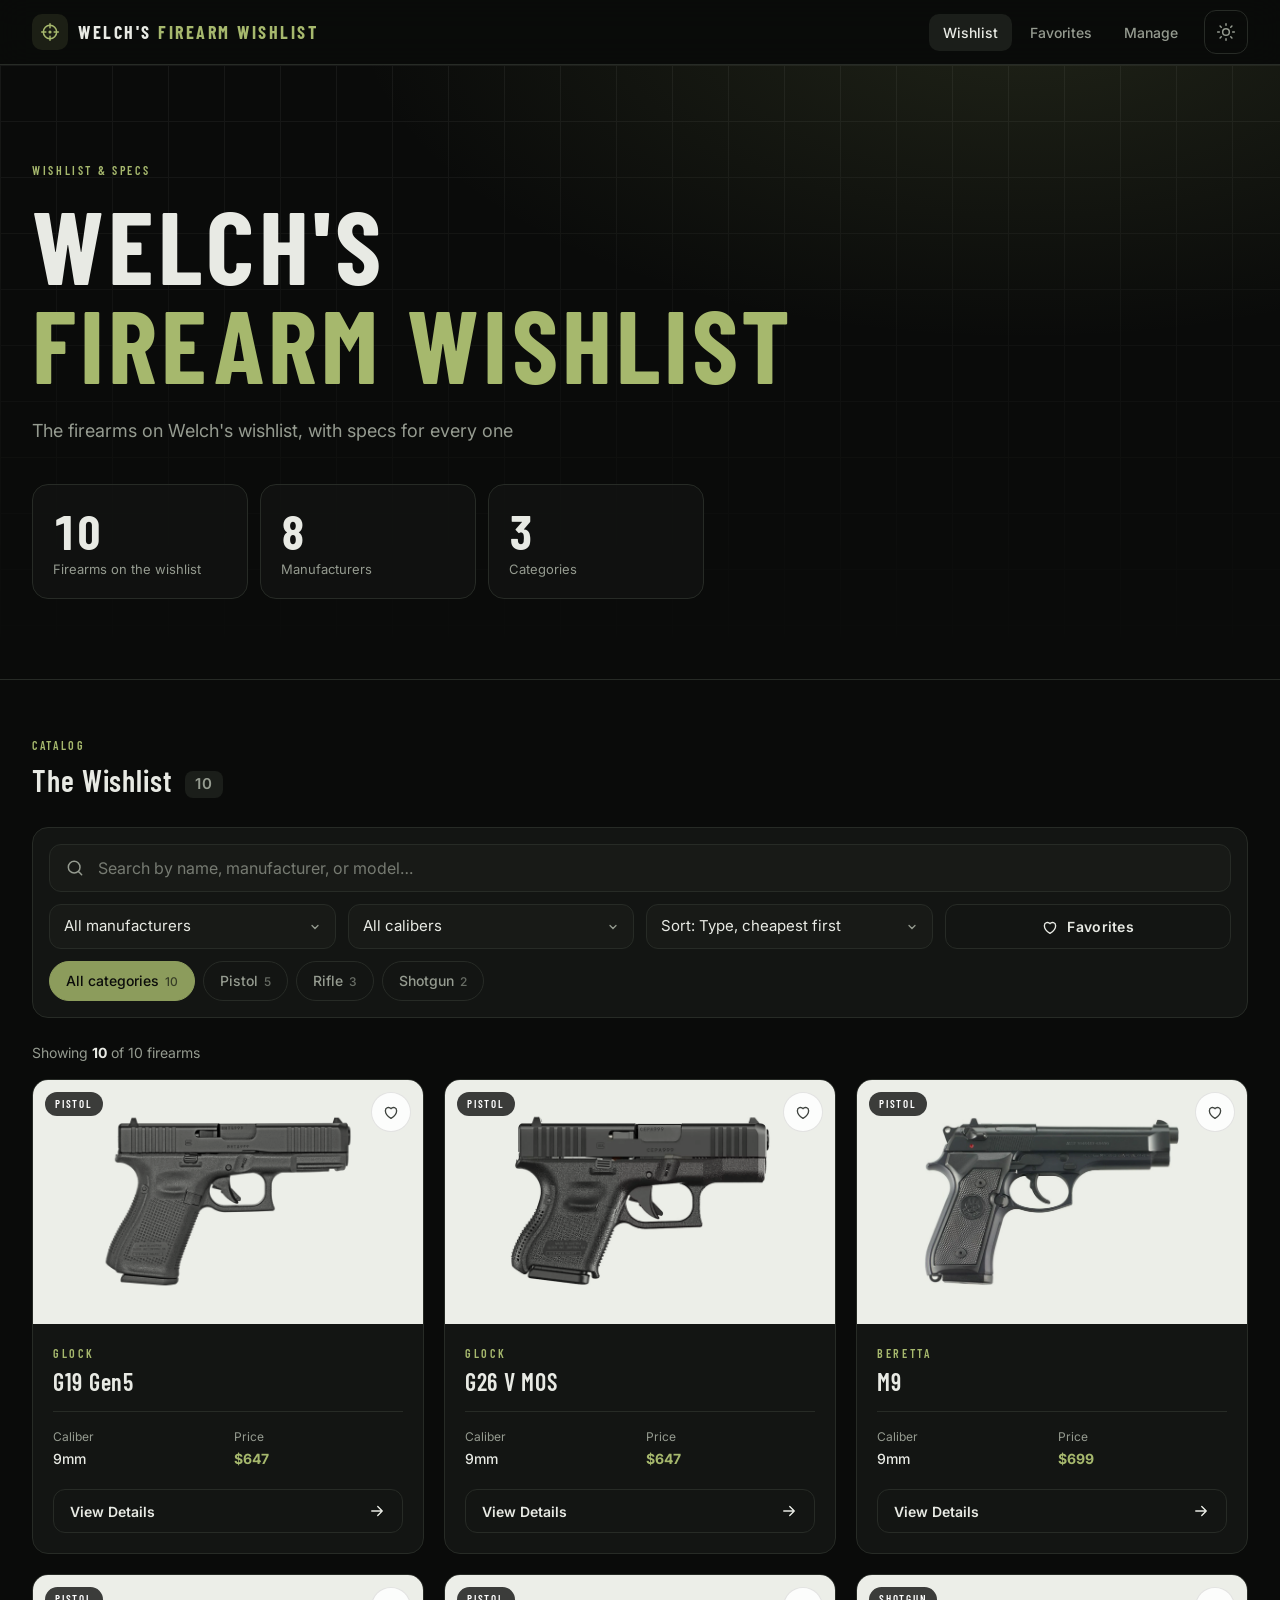
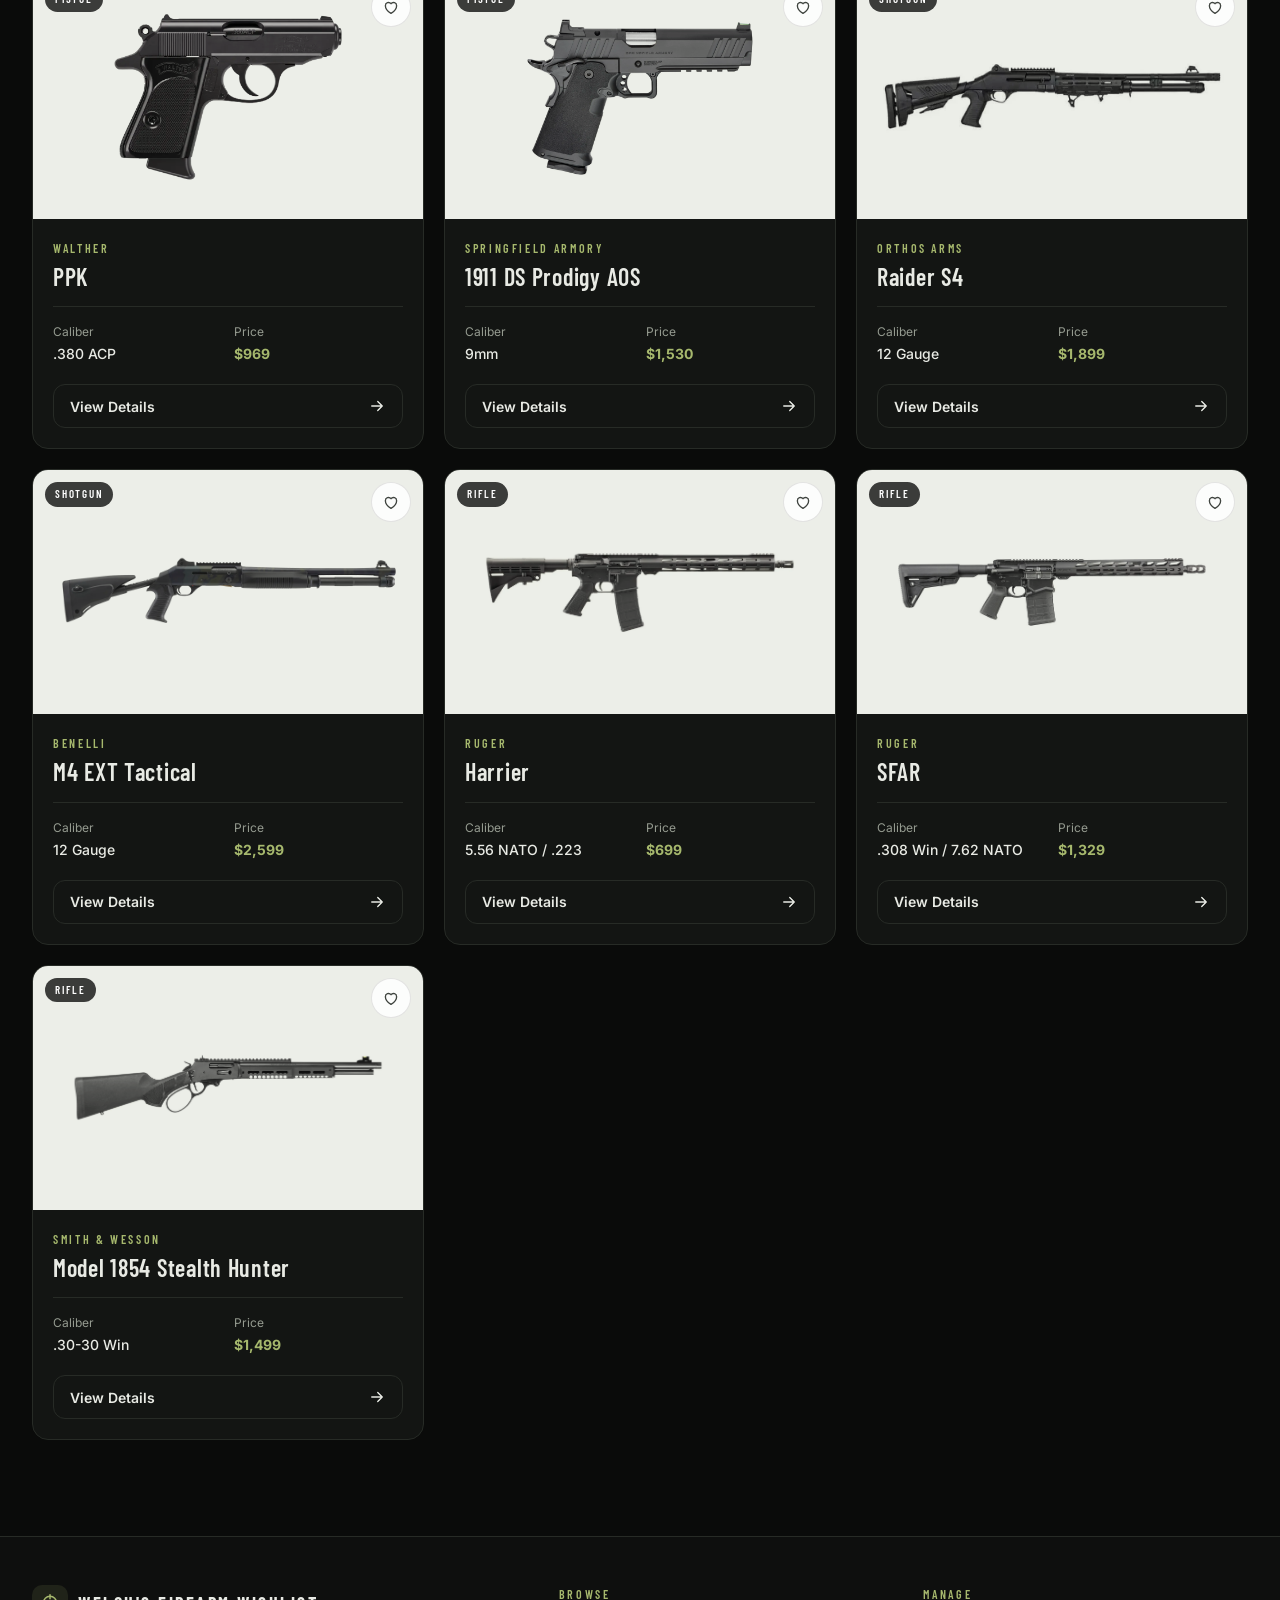
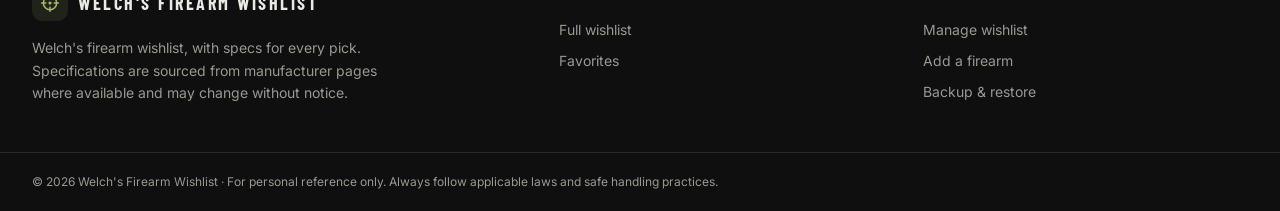
<file: guns/index.html>
<!doctype html>
<html lang="en" data-theme="dark">
<head>
  <meta charset="utf-8">
  <meta name="viewport" content="width=device-width, initial-scale=1">
  <title>Welch's Firearm Wishlist</title>
  <meta name="description" content="Welch's firearm wishlist, with specs for every pick">
  <meta name="theme-color" content="#0a0b0a">
  <script>try{if(localStorage.getItem("theme")==="light")document.documentElement.dataset.theme="light"}catch(e){}</script>
  <link rel="stylesheet" href="css/styles.css">
</head>
<body data-page="home">
  <header id="site-header"></header>

  <main>
    <section class="hero">
      <div class="container hero-inner">
        <p class="eyebrow fade-up">Wishlist &amp; Specs</p>
        <h1 class="fade-up" style="animation-delay:60ms">Welch's<br><span>Firearm Wishlist</span></h1>
        <p class="hero-sub fade-up" style="animation-delay:120ms">The firearms on Welch's wishlist, with specs for every one</p>
        <dl class="stats fade-up" style="animation-delay:180ms">
          <div class="stat"><dd id="stat-total">–</dd><dt>Firearms on the wishlist</dt></div>
          <div class="stat"><dd id="stat-makers">–</dd><dt>Manufacturers</dt></div>
          <div class="stat"><dd id="stat-categories">–</dd><dt>Categories</dt></div>
        </dl>
      </div>
    </section>

    <section id="collection" class="container section">
      <div class="section-head">
        <div>
          <p class="eyebrow">Catalog</p>
          <h2 class="section-title">The Wishlist <span id="collection-count" class="count-badge">–</span></h2>
        </div>
      </div>

      <div class="toolbar">
        <div class="search">
          <svg viewBox="0 0 24 24" fill="none" stroke="currentColor" stroke-width="1.8" stroke-linecap="round" aria-hidden="true"><circle cx="11" cy="11" r="7"/><path d="m20 20-3.5-3.5"/></svg>
          <input id="search" class="field" type="search" placeholder="Search by name, manufacturer, or model…" aria-label="Search firearms" autocomplete="off">
          <button id="search-clear" class="search-clear" type="button" aria-label="Clear search" hidden>
            <svg viewBox="0 0 24 24" fill="none" stroke="currentColor" stroke-width="1.8" stroke-linecap="round" aria-hidden="true"><path d="M6 6l12 12M18 6 6 18"/></svg>
          </button>
        </div>
        <div class="filters">
          <label><span class="sr-only">Manufacturer</span><select id="filter-manufacturer" class="field"></select></label>
          <label><span class="sr-only">Caliber</span><select id="filter-caliber" class="field"></select></label>
          <label><span class="sr-only">Sort by</span>
            <select id="sort" class="field">
              <option value="type">Sort: Type, cheapest first</option>
              <option value="price">Sort: Price (low–high)</option>
              <option value="newest">Sort: Recently added</option>
              <option value="manufacturer">Sort: Manufacturer (A–Z)</option>
              <option value="model">Sort: Model (A–Z)</option>
            </select>
          </label>
          <button id="filter-favorites" type="button" class="btn btn-ghost" aria-pressed="false">
            <svg viewBox="0 0 24 24" fill="none" stroke="currentColor" stroke-width="1.8" stroke-linejoin="round" aria-hidden="true"><path d="M12 20.5s-7.5-4.6-7.5-10.3A4.2 4.2 0 0 1 12 7.6a4.2 4.2 0 0 1 7.5 2.6c0 5.7-7.5 10.3-7.5 10.3Z"/></svg>
            <span>Favorites</span>
          </button>
        </div>
        <div id="category-chips" class="chips" role="group" aria-label="Filter by category"></div>
      </div>

      <div class="results-bar" aria-live="polite">
        <p id="results-count">Loading…</p>
        <button id="clear-filters" type="button" class="link-btn" hidden>Clear filters</button>
      </div>

      <div id="grid" class="grid">
        <div class="skeleton" style="height:380px"></div>
        <div class="skeleton" style="height:380px"></div>
        <div class="skeleton" style="height:380px"></div>
      </div>
    </section>
  </main>

  <footer id="site-footer"></footer>

  <script src="js/data.js"></script>
  <script src="js/store.js"></script>
  <script src="js/ui.js"></script>
  <script src="js/collection.js"></script>
</body>
</html>
</file>
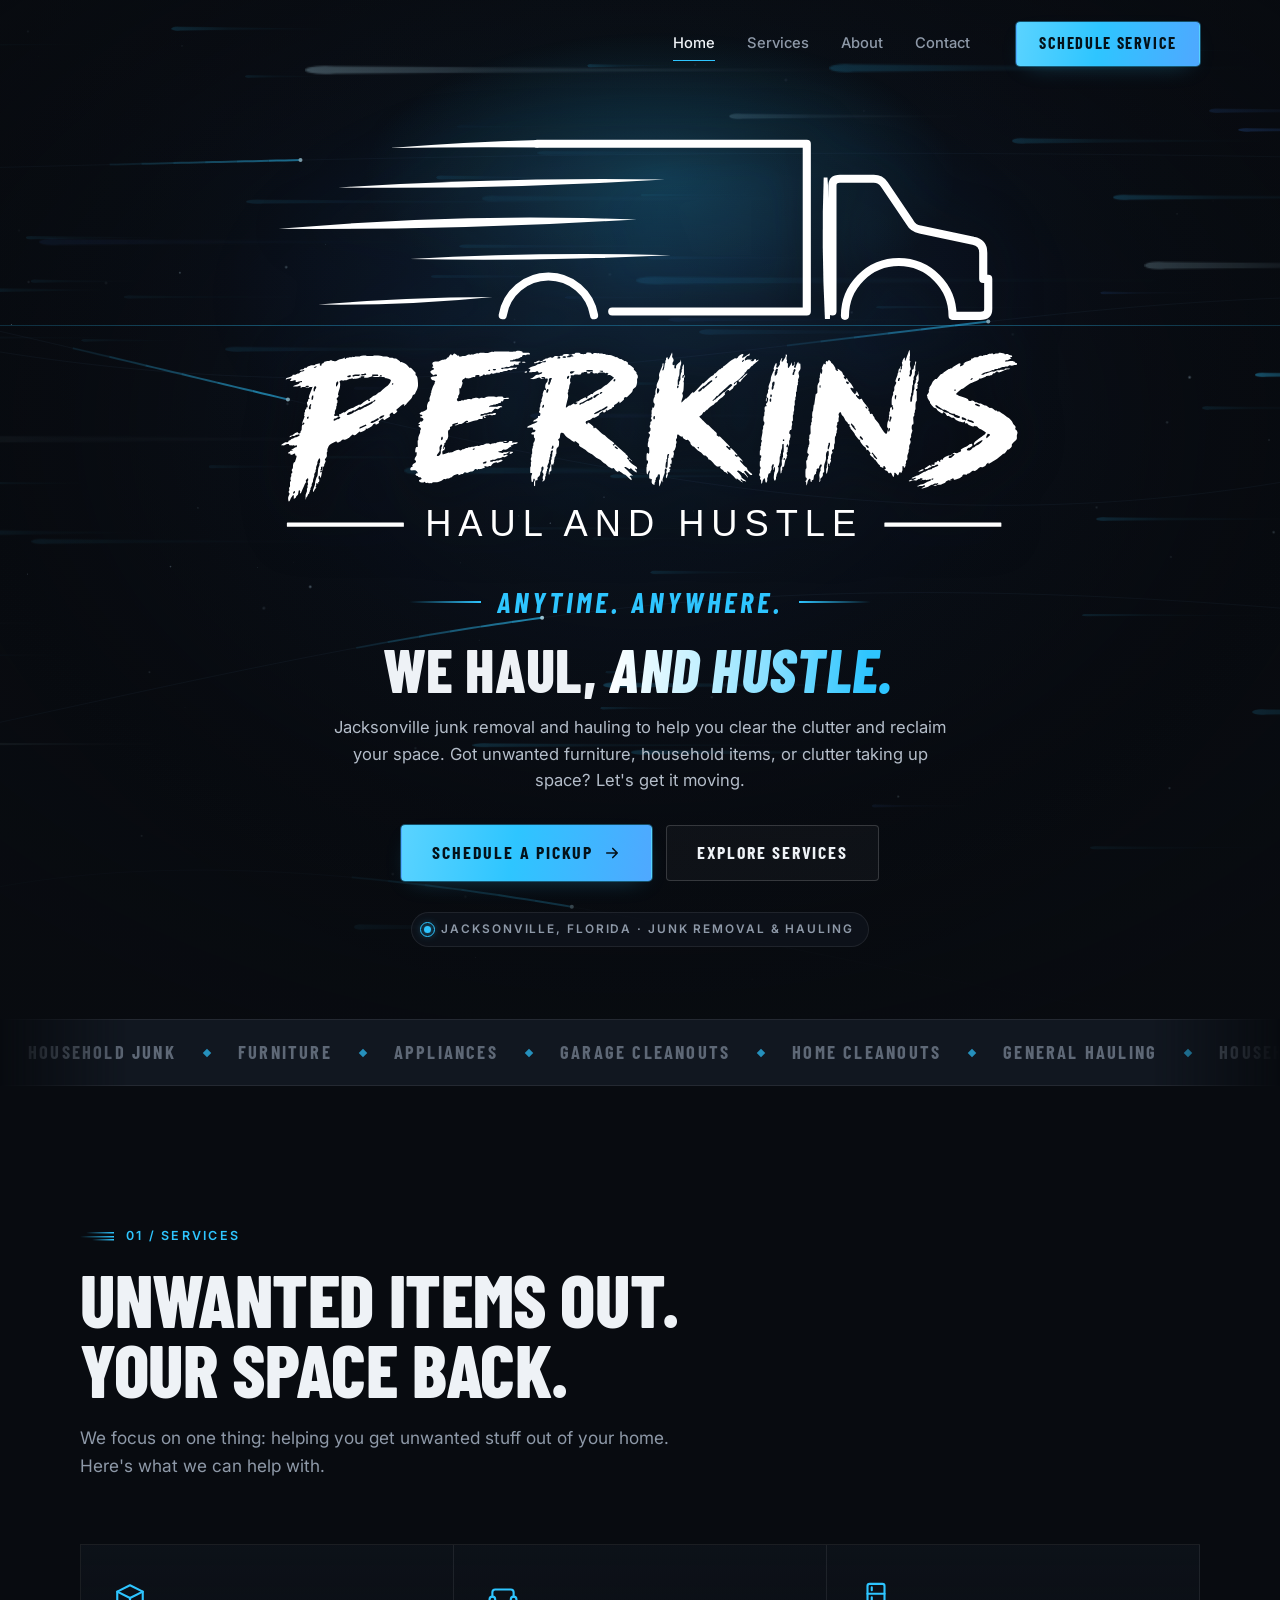
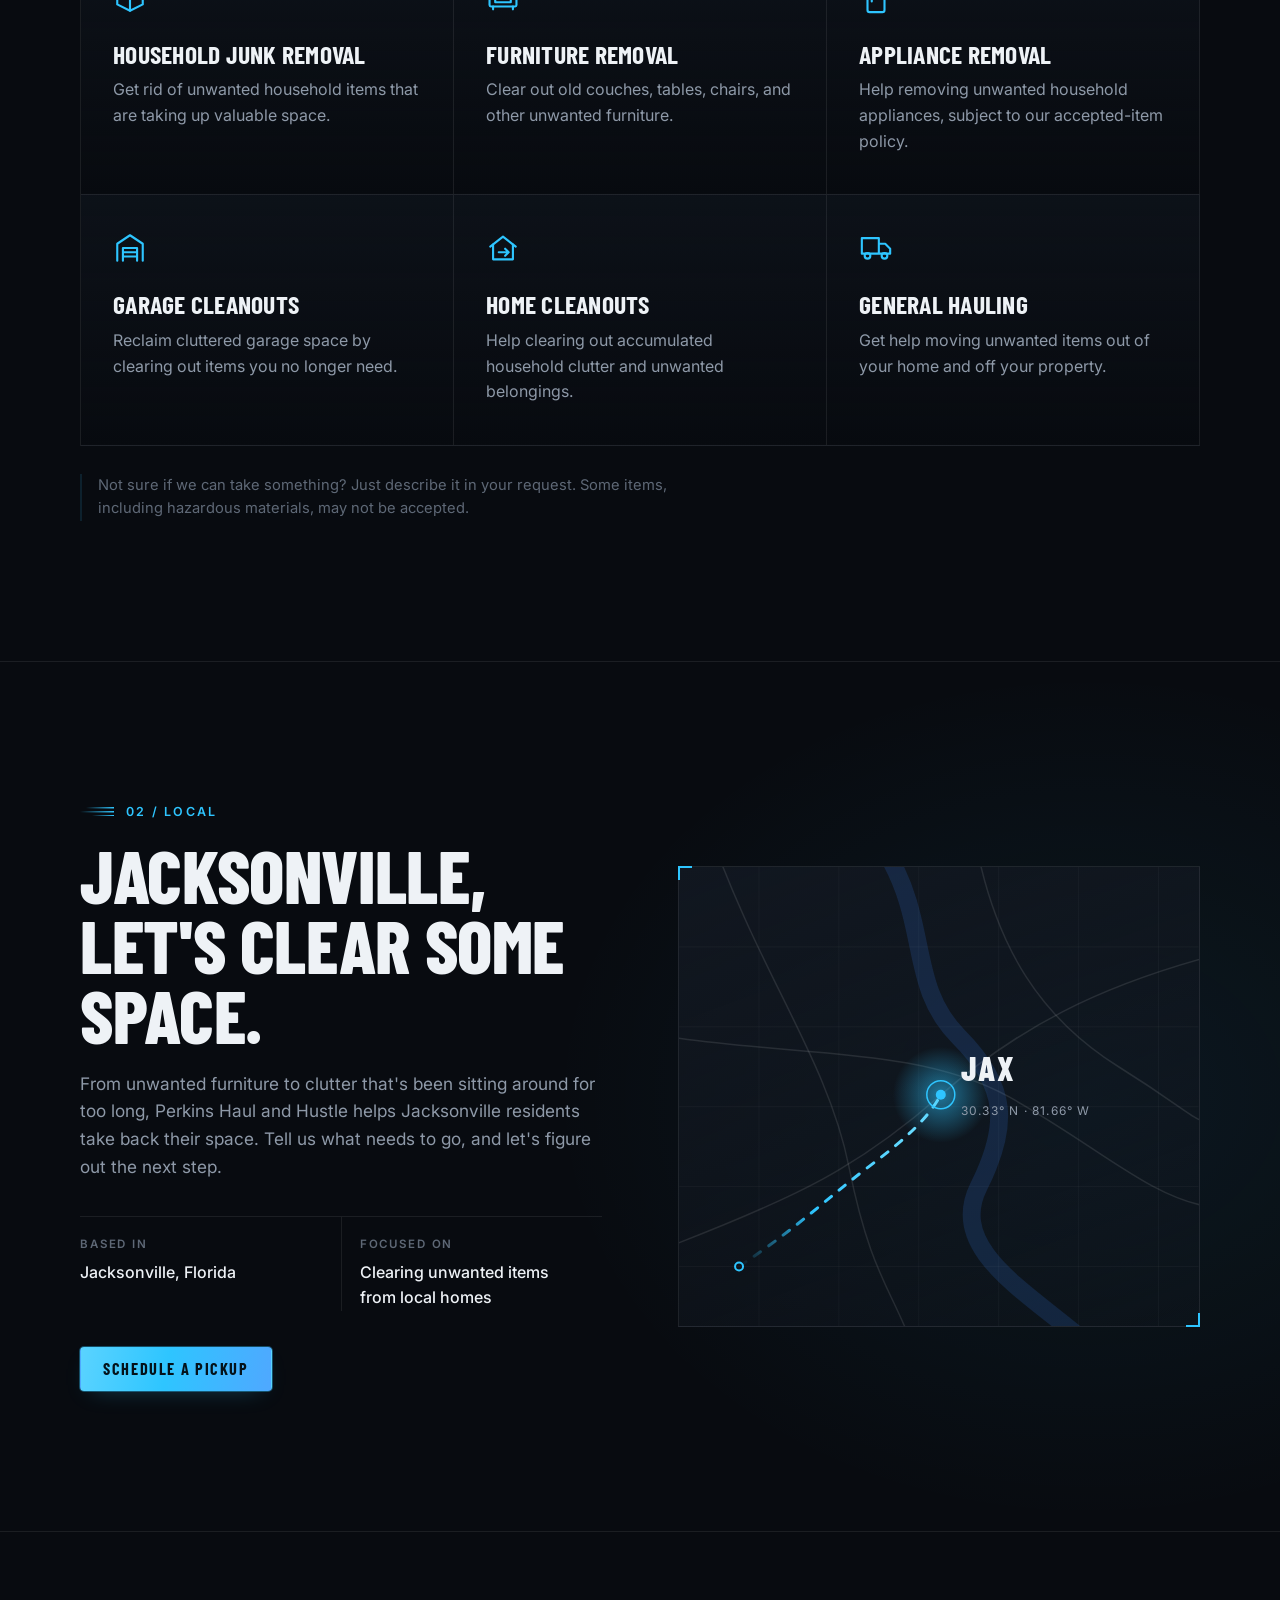
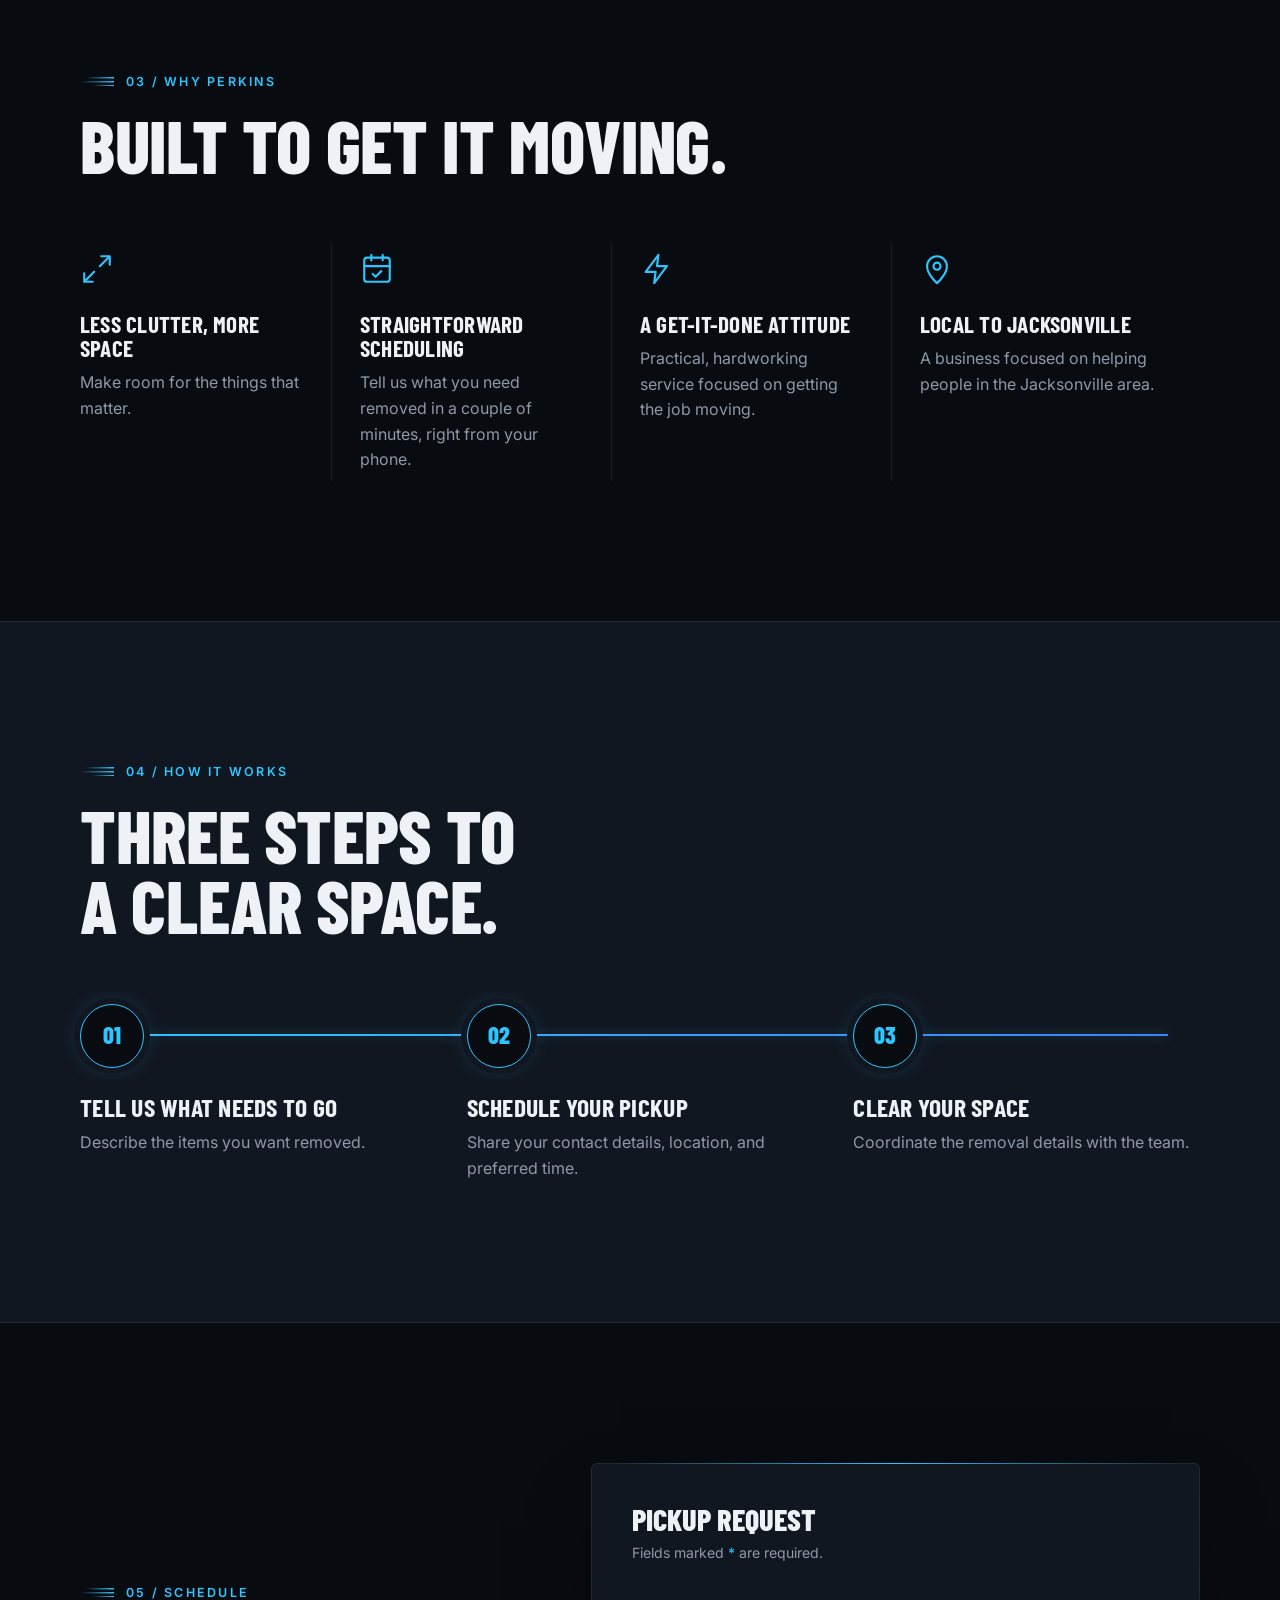
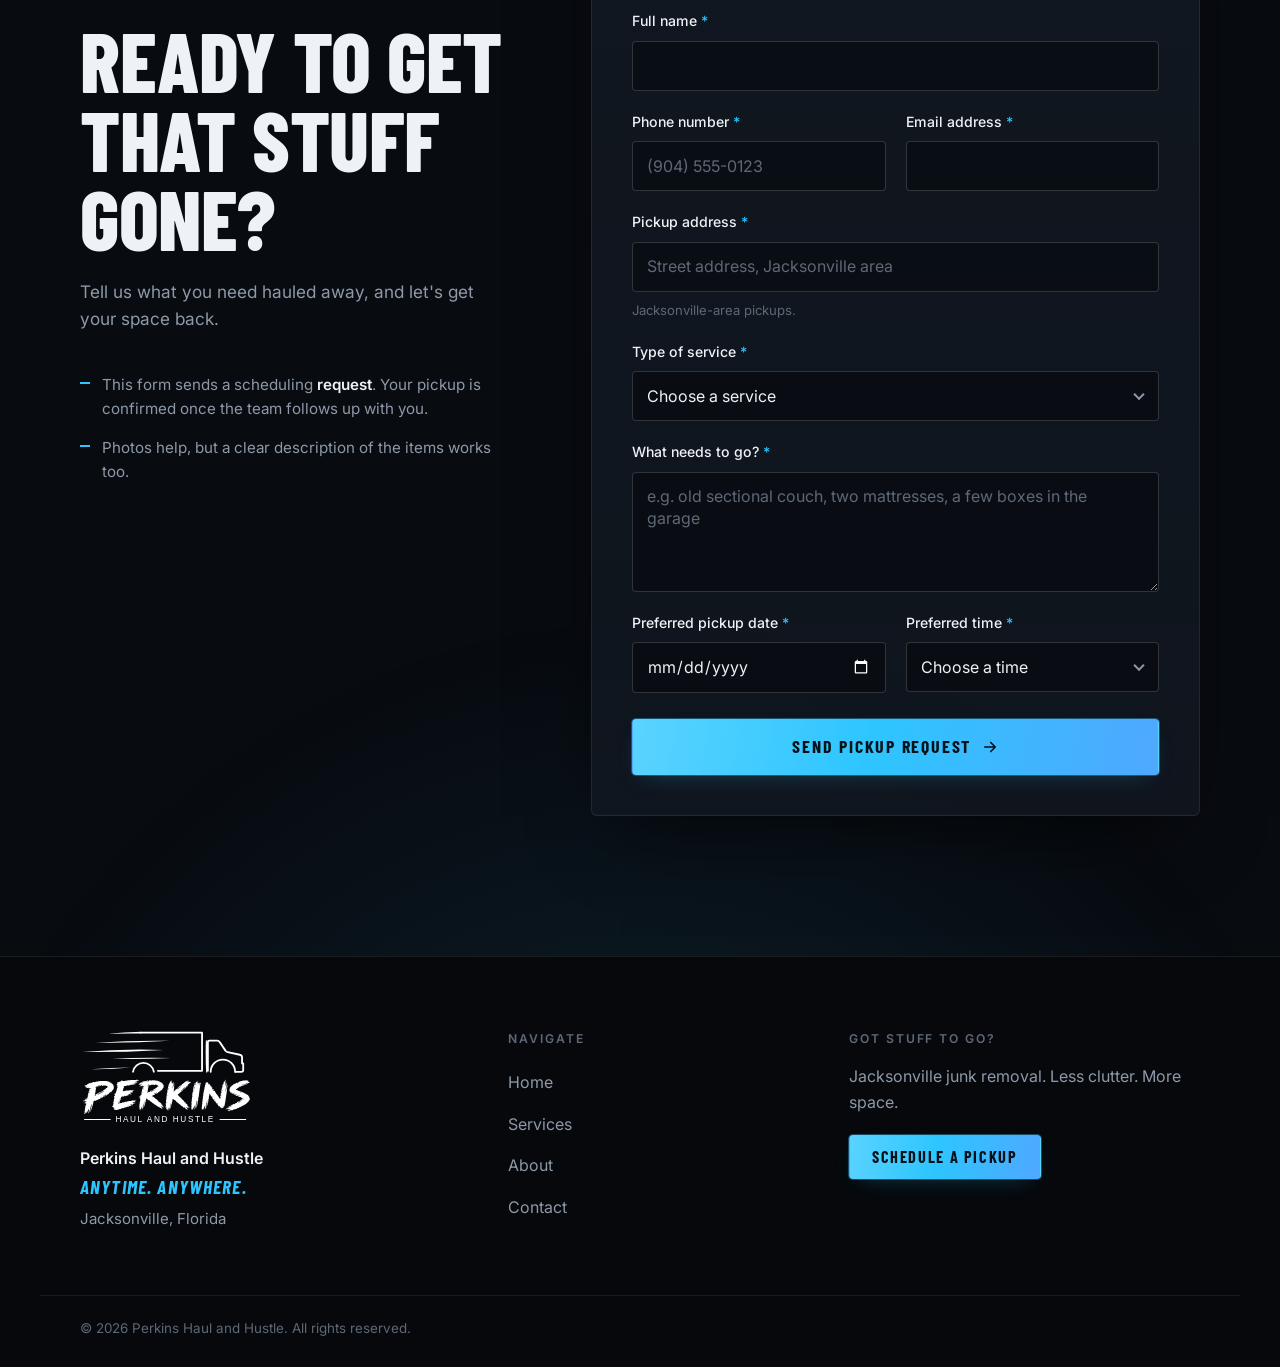
<file: perkins-haul-and-hustle/index.html>
<!doctype html>
<html lang="en">
<head>
  <meta charset="utf-8">
  <meta name="viewport" content="width=device-width, initial-scale=1">
  <title>Perkins Haul and Hustle | Junk Removal &amp; Hauling in Jacksonville, FL</title>
  <meta name="description" content="Perkins Haul and Hustle helps Jacksonville, Florida homeowners clear out clutter and remove unwanted furniture, appliances, and household items. Anytime. Anywhere. Schedule a pickup today.">
  <meta name="theme-color" content="#080B10">
  <meta name="color-scheme" content="dark">
  <!-- Flag JS before first paint so JS-dependent initial states (navbar logo, reveals) never flash. -->
  <script>document.documentElement.classList.add("js");</script>
  <!-- TODO: replace with a real favicon (e.g. images/favicon.png). Empty icon avoids a 404 until then. -->
  <link rel="icon" href="data:,">

  <!-- Open Graph / social sharing -->
  <meta property="og:type" content="website">
  <meta property="og:site_name" content="Perkins Haul and Hustle">
  <meta property="og:title" content="Perkins Haul and Hustle | Jacksonville Junk Removal &amp; Hauling">
  <meta property="og:description" content="We haul. You hustle. Jacksonville junk removal and hauling. Less clutter. More space.">
  <meta property="og:locale" content="en_US">
  <meta name="twitter:card" content="summary">

  <link rel="preconnect" href="https://fonts.googleapis.com">
  <link rel="preconnect" href="https://fonts.gstatic.com" crossorigin>
  <link href="https://fonts.googleapis.com/css2?family=Barlow+Condensed:ital,wght@0,600;0,700;0,800;1,700;1,800&family=Inter:wght@400;500;600&display=swap" rel="stylesheet">
  <link rel="stylesheet" href="css/style.css">

  <script type="application/ld+json">
  {
    "@context": "https://schema.org",
    "@type": "HomeAndConstructionBusiness",
    "name": "Perkins Haul and Hustle",
    "slogan": "Anytime. Anywhere.",
    "description": "Junk removal and hauling for Jacksonville, Florida homeowners and residents.",
    "areaServed": { "@type": "City", "name": "Jacksonville, Florida" }
  }
  </script>
</head>
<body>
  <a class="skip-link" href="#main">Skip to content</a>

  <!-- ============ NAVIGATION ============ -->
  <header class="site-header" id="top">
    <div class="container nav-inner">
      <a class="logo brand-logo" href="#home" aria-label="Perkins Haul and Hustle, home">
        <img src="images/main-logo.svg" alt="" width="1536" height="1024">
      </a>

      <nav class="nav" id="site-nav" aria-label="Main">
        <ul class="nav-links">
          <li><a href="#home">Home</a></li>
          <li><a href="#services">Services</a></li>
          <li><a href="#about">About</a></li>
          <li><a href="#contact">Contact</a></li>
        </ul>
        <a class="btn btn-primary nav-cta" href="#schedule" data-schedule>Schedule Service</a>
      </nav>

      <button class="nav-toggle" type="button" aria-controls="site-nav" aria-expanded="false">
        <span class="sr-only">Open menu</span>
        <span class="nav-toggle-bars" aria-hidden="true"></span>
      </button>
    </div>
  </header>

  <main id="main">
    <!-- ============ HERO ============ -->
    <section class="hero" id="home" aria-labelledby="hero-title">
      <canvas class="hero-canvas" aria-hidden="true"></canvas>
      <div class="hero-shade" aria-hidden="true"></div>

      <div class="container hero-content">
        <!-- The logo is the hero's centerpiece and the page's h1. -->
        <div class="hero-stage">
          <span class="hero-beam" aria-hidden="true"></span>
          <h1 class="hero-logo" id="hero-title">
            <span class="brand-logo">
              <img src="images/main-logo.svg" alt="Perkins Haul and Hustle" width="1536" height="1024" fetchpriority="high">
            </span>
          </h1>
        </div>
        <p class="slogan">Anytime. Anywhere.</p>
        <p class="hero-title"><span>We haul,</span> <span class="line-accent">and hustle.</span></p>
        <p class="hero-text">Jacksonville junk removal and hauling to help you clear the clutter and reclaim your space. Got unwanted furniture, household items, or clutter taking up space? Let's get it moving.</p>
        <div class="hero-actions">
          <a class="btn btn-primary btn-lg" href="#schedule" data-schedule>
            Schedule a Pickup
            <svg class="btn-arrow" viewBox="0 0 24 24" aria-hidden="true"><path d="M5 12h14M13 6l6 6-6 6"/></svg>
          </a>
          <a class="btn btn-ghost btn-lg" href="#services">Explore Services</a>
        </div>
        <p class="eyebrow"><span class="pulse-dot" aria-hidden="true"></span>Jacksonville, Florida · Junk Removal &amp; Hauling</p>
      </div>
    </section>

    <!-- Service ticker -->
    <div class="ticker" aria-hidden="true">
      <div class="ticker-track">
        <span>Household Junk</span><span>Furniture</span><span>Appliances</span><span>Garage Cleanouts</span><span>Home Cleanouts</span><span>General Hauling</span>
        <span>Household Junk</span><span>Furniture</span><span>Appliances</span><span>Garage Cleanouts</span><span>Home Cleanouts</span><span>General Hauling</span>
      </div>
    </div>

    <!-- ============ SERVICES ============
         To edit services: add, remove, or change <li class="service"> items below.
         The "Type of service" dropdown in the scheduling form is built automatically
         from each item's data-service attribute. -->
    <section class="section" id="services" aria-labelledby="services-title">
      <div class="container">
        <div class="section-head reveal">
          <p class="kicker">01 / Services</p>
          <h2 class="section-title" id="services-title">Unwanted items out.<br>Your space back.</h2>
          <p class="section-lede">We focus on one thing: helping you get unwanted stuff out of your home. Here's what we can help with.</p>
        </div>

        <ul class="service-grid">
          <li class="service reveal" data-service="Household Junk Removal">
            <svg class="icon" viewBox="0 0 24 24" aria-hidden="true"><path d="M3 7.5 12 3l9 4.5v9L12 21l-9-4.5z"/><path d="M3 7.5 12 12l9-4.5M12 12v9"/></svg>
            <h3>Household Junk Removal</h3>
            <p>Get rid of unwanted household items that are taking up valuable space.</p>
          </li>
          <li class="service reveal" data-service="Furniture Removal">
            <svg class="icon" viewBox="0 0 24 24" aria-hidden="true"><path d="M4.5 11V8a2 2 0 0 1 2-2h11a2 2 0 0 1 2 2v3"/><path d="M2.5 13a2 2 0 0 1 4 0v2h11v-2a2 2 0 0 1 4 0v4a1 1 0 0 1-1 1h-17a1 1 0 0 1-1-1z"/><path d="M5 18v2M19 18v2"/></svg>
            <h3>Furniture Removal</h3>
            <p>Clear out old couches, tables, chairs, and other unwanted furniture.</p>
          </li>
          <li class="service reveal" data-service="Appliance Removal">
            <svg class="icon" viewBox="0 0 24 24" aria-hidden="true"><rect x="6" y="2" width="12" height="20" rx="1.5"/><path d="M6 9h12M9 4.5v2M9 11.5v3"/></svg>
            <h3>Appliance Removal</h3>
            <p>Help removing unwanted household appliances, subject to our accepted-item policy.</p>
          </li>
          <li class="service reveal" data-service="Garage Cleanout">
            <svg class="icon" viewBox="0 0 24 24" aria-hidden="true"><path d="M3 21V9l9-6 9 6v12"/><path d="M7 21v-9h10v9M7 15h10M7 18h10"/></svg>
            <h3>Garage Cleanouts</h3>
            <p>Reclaim cluttered garage space by clearing out items you no longer need.</p>
          </li>
          <li class="service reveal" data-service="Home Cleanout">
            <svg class="icon" viewBox="0 0 24 24" aria-hidden="true"><path d="M3 11 12 4l9 7"/><path d="M5 9.5V20h14V9.5"/><path d="M9 15h7M13.5 12.5 16 15l-2.5 2.5"/></svg>
            <h3>Home Cleanouts</h3>
            <p>Help clearing out accumulated household clutter and unwanted belongings.</p>
          </li>
          <li class="service reveal" data-service="General Hauling">
            <svg class="icon" viewBox="0 0 24 24" aria-hidden="true"><path d="M2 5h12v11H2zM14 9h4.5l3.5 3.5V16h-8"/><circle cx="6" cy="17.5" r="2"/><circle cx="18" cy="17.5" r="2"/></svg>
            <h3>General Hauling</h3>
            <p>Get help moving unwanted items out of your home and off your property.</p>
          </li>
        </ul>

        <p class="fine-print reveal">Not sure if we can take something? Just describe it in your request. Some items, including hazardous materials, may not be accepted.</p>
      </div>
    </section>

    <!-- ============ ABOUT: JACKSONVILLE LOCAL FOCUS ============ -->
    <section class="section local" id="about" aria-labelledby="local-title">
      <div class="container local-grid">
        <div class="local-copy reveal">
          <p class="kicker">02 / Local</p>
          <h2 class="section-title" id="local-title">Jacksonville, let's clear some space.</h2>
          <p class="section-lede">From unwanted furniture to clutter that's been sitting around for too long, Perkins Haul and Hustle helps Jacksonville residents take back their space. Tell us what needs to go, and let's figure out the next step.</p>
          <dl class="local-facts">
            <div>
              <dt>Based in</dt>
              <dd data-config="serviceArea">Jacksonville, Florida</dd>
            </div>
            <div>
              <dt>Focused on</dt>
              <dd>Clearing unwanted items from local homes</dd>
            </div>
          </dl>
          <a class="btn btn-primary" href="#schedule" data-schedule>Schedule a Pickup</a>
        </div>

        <!-- Abstract route / map-line motif (decorative, not a real map) -->
        <div class="local-map reveal" aria-hidden="true">
          <svg viewBox="0 0 520 460" class="map-svg">
            <defs>
              <linearGradient id="routeGrad" x1="0" x2="1" y1="1" y2="0">
                <stop offset="0" stop-color="#2EC5FF" stop-opacity="0"/>
                <stop offset=".35" stop-color="#2EC5FF"/>
                <stop offset="1" stop-color="#7DE3FF"/>
              </linearGradient>
              <radialGradient id="pinGlow">
                <stop offset="0" stop-color="#2EC5FF" stop-opacity=".55"/>
                <stop offset="1" stop-color="#2EC5FF" stop-opacity="0"/>
              </radialGradient>
            </defs>
            <g class="map-grid">
              <path d="M0 80h520M0 160h520M0 240h520M0 320h520M0 400h520M80 0v460M160 0v460M240 0v460M320 0v460M400 0v460M480 0v460"/>
            </g>
            <g class="map-roads">
              <path d="M-10 380 C 120 330 180 300 260 230 S 420 120 530 90"/>
              <path d="M40 -10 C 90 120 150 200 170 300 S 210 420 230 470"/>
              <path d="M-10 170 C 120 190 240 180 330 230 S 470 330 530 340"/>
              <path d="M300 -10 C 320 80 360 150 440 200 S 520 260 530 250"/>
            </g>
            <path class="map-river" d="M210 -10 C 250 60 230 120 280 170 S 330 260 300 320 S 340 420 400 470"/>
            <path class="map-route" d="M60 400 C 120 360 150 330 190 300 S 250 250 262 228"/>
            <circle class="pin-glow" cx="262" cy="228" r="48" fill="url(#pinGlow)"/>
            <circle class="pin-ring" cx="262" cy="228" r="14"/>
            <circle class="pin-dot" cx="262" cy="228" r="5"/>
            <circle class="route-start" cx="60" cy="400" r="4"/>
            <text class="map-label" x="282" y="214">JAX</text>
            <text class="map-coords" x="282" y="248">30.33° N · 81.66° W</text>
          </svg>
        </div>
      </div>
    </section>

    <!-- ============ WHY CHOOSE US ============ -->
    <section class="section why" id="why" aria-labelledby="why-title">
      <div class="container">
        <div class="section-head reveal">
          <p class="kicker">03 / Why Perkins</p>
          <h2 class="section-title" id="why-title">Built to get it moving.</h2>
        </div>
        <ul class="why-grid">
          <li class="why-item reveal">
            <svg class="icon" viewBox="0 0 24 24" aria-hidden="true"><path d="M15 3h6v6M9 21H3v-6M21 3l-7 7M3 21l7-7"/></svg>
            <h3>Less Clutter, More Space</h3>
            <p>Make room for the things that matter.</p>
          </li>
          <li class="why-item reveal">
            <svg class="icon" viewBox="0 0 24 24" aria-hidden="true"><rect x="3" y="4" width="18" height="17" rx="2"/><path d="M16 2v4M8 2v4M3 10h18M9 15.5l2 2 4-4"/></svg>
            <h3>Straightforward Scheduling</h3>
            <p>Tell us what you need removed in a couple of minutes, right from your phone.</p>
          </li>
          <li class="why-item reveal">
            <svg class="icon" viewBox="0 0 24 24" aria-hidden="true"><path d="M13 2 4 14h7l-1 8 9-12h-7z"/></svg>
            <h3>A Get-It-Done Attitude</h3>
            <p>Practical, hardworking service focused on getting the job moving.</p>
          </li>
          <li class="why-item reveal">
            <svg class="icon" viewBox="0 0 24 24" aria-hidden="true"><path d="M12 22s7-6.2 7-12a7 7 0 0 0-14 0c0 5.8 7 12 7 12z"/><circle cx="12" cy="10" r="2.5"/></svg>
            <h3>Local to Jacksonville</h3>
            <p>A business focused on helping people in the Jacksonville area.</p>
          </li>
        </ul>
      </div>
    </section>

    <!-- ============ HOW IT WORKS ============ -->
    <section class="section how" id="how-it-works" aria-labelledby="how-title">
      <div class="container">
        <div class="section-head reveal">
          <p class="kicker">04 / How It Works</p>
          <h2 class="section-title" id="how-title">Three steps to a clear space.</h2>
        </div>
        <ol class="steps reveal">
          <li class="step">
            <span class="step-num" aria-hidden="true">01</span>
            <h3>Tell Us What Needs to Go</h3>
            <p>Describe the items you want removed.</p>
          </li>
          <li class="step">
            <span class="step-num" aria-hidden="true">02</span>
            <h3>Schedule Your Pickup</h3>
            <p>Share your contact details, location, and preferred time.</p>
          </li>
          <li class="step">
            <span class="step-num" aria-hidden="true">03</span>
            <h3>Clear Your Space</h3>
            <p>Coordinate the removal details with the team.</p>
          </li>
        </ol>
      </div>
    </section>

    <!-- ============ SCHEDULE SERVICE / CONTACT ============ -->
    <section class="section schedule" id="contact" aria-labelledby="schedule-title">
      <div class="schedule-glow" aria-hidden="true"></div>
      <div class="container schedule-grid">
        <div class="schedule-intro reveal">
          <p class="kicker">05 / Schedule</p>
          <h2 class="section-title schedule-title" id="schedule-title">Ready to get that stuff gone?</h2>
          <p class="section-lede">Tell us what you need hauled away, and let's get your space back.</p>
          <a class="btn btn-primary btn-lg schedule-jump" href="#schedule" data-schedule>Schedule a Pickup</a>

          <ul class="schedule-notes">
            <li>This form sends a scheduling <strong>request</strong>. Your pickup is confirmed once the team follows up with you.</li>
            <li>Photos help, but a clear description of the items works too.</li>
          </ul>

          <!-- Shown only when contact details are set in js/app.js (CONFIG.contact) -->
          <div class="contact-direct" data-contact-block hidden>
            <p class="contact-label">Prefer to reach out directly?</p>
            <a class="contact-link" data-contact="phone" hidden></a>
            <a class="contact-link" data-contact="email" hidden></a>
          </div>
        </div>

        <div class="form-shell reveal" id="schedule" tabindex="-1">
          <form class="schedule-form" id="schedule-form" novalidate>
            <div class="form-head">
              <h3>Pickup request</h3>
              <p>Fields marked <span class="req" aria-hidden="true">*</span><span class="sr-only">with an asterisk</span> are required.</p>
            </div>

            <div class="field">
              <label for="f-name">Full name <span class="req" aria-hidden="true">*</span></label>
              <input id="f-name" name="name" type="text" autocomplete="name" required aria-describedby="f-name-err">
              <p class="field-error" id="f-name-err"></p>
            </div>

            <div class="field-row">
              <div class="field">
                <label for="f-phone">Phone number <span class="req" aria-hidden="true">*</span></label>
                <input id="f-phone" name="phone" type="tel" inputmode="tel" autocomplete="tel" placeholder="(904) 555-0123" required aria-describedby="f-phone-err">
                <p class="field-error" id="f-phone-err"></p>
              </div>
              <div class="field">
                <label for="f-email">Email address <span class="req" aria-hidden="true">*</span></label>
                <input id="f-email" name="email" type="email" inputmode="email" autocomplete="email" required aria-describedby="f-email-err">
                <p class="field-error" id="f-email-err"></p>
              </div>
            </div>

            <div class="field">
              <label for="f-address">Pickup address <span class="req" aria-hidden="true">*</span></label>
              <input id="f-address" name="address" type="text" autocomplete="street-address" placeholder="Street address, Jacksonville area" required aria-describedby="f-address-hint f-address-err">
              <p class="field-hint" id="f-address-hint">Jacksonville-area pickups.</p>
              <p class="field-error" id="f-address-err"></p>
            </div>

            <div class="field">
              <label for="f-service">Type of service <span class="req" aria-hidden="true">*</span></label>
              <div class="select-wrap">
                <select id="f-service" name="service" required aria-describedby="f-service-err">
                  <option value="">Choose a service</option>
                  <!-- Options are generated from the Services section -->
                </select>
              </div>
              <p class="field-error" id="f-service-err"></p>
            </div>

            <div class="field">
              <label for="f-items">What needs to go? <span class="req" aria-hidden="true">*</span></label>
              <textarea id="f-items" name="items" rows="4" placeholder="e.g. old sectional couch, two mattresses, a few boxes in the garage" required aria-describedby="f-items-err"></textarea>
              <p class="field-error" id="f-items-err"></p>
            </div>

            <div class="field-row">
              <div class="field">
                <label for="f-date">Preferred pickup date <span class="req" aria-hidden="true">*</span></label>
                <input id="f-date" name="date" type="date" required aria-describedby="f-date-err">
                <p class="field-error" id="f-date-err"></p>
              </div>
              <div class="field">
                <label for="f-time">Preferred time <span class="req" aria-hidden="true">*</span></label>
                <div class="select-wrap">
                  <select id="f-time" name="time" required aria-describedby="f-time-err">
                    <option value="">Choose a time</option>
                    <option>Morning</option>
                    <option>Midday</option>
                    <option>Afternoon</option>
                    <option>Evening</option>
                    <option>Flexible</option>
                  </select>
                </div>
                <p class="field-error" id="f-time-err"></p>
              </div>
            </div>

            <!-- Photo upload: hidden unless CONFIG.allowPhotoUpload is true AND the
                 configured endpoint accepts multipart file uploads. -->
            <div class="field" data-photo-field hidden>
              <label for="f-photos">Photos <span class="optional">(optional)</span></label>
              <input id="f-photos" name="photos" type="file" accept="image/jpeg,image/png,image/webp,image/heic" multiple aria-describedby="f-photos-hint f-photos-err">
              <p class="field-hint" id="f-photos-hint"></p>
              <p class="field-error" id="f-photos-err"></p>
            </div>

            <!-- Honeypot field for basic spam filtering. Real visitors never see it. -->
            <div class="hp" aria-hidden="true">
              <label for="f-company">Company</label>
              <input id="f-company" name="_gotcha" type="text" tabindex="-1" autocomplete="off">
            </div>

            <button class="btn btn-primary btn-lg btn-block" type="submit">
              <span class="btn-label">Send Pickup Request</span>
              <svg class="btn-arrow" viewBox="0 0 24 24" aria-hidden="true"><path d="M5 12h14M13 6l6 6-6 6"/></svg>
            </button>

            <div class="form-status" role="status" aria-live="polite" hidden></div>

            <noscript><p class="form-status is-warn">JavaScript is needed to send this form. Please enable it, or check back for direct contact details.</p></noscript>
          </form>
        </div>
      </div>
    </section>
  </main>

  <!-- ============ FOOTER ============ -->
  <footer class="site-footer">
    <div class="container footer-grid">
      <div class="footer-brand">
        <a class="logo logo-footer brand-logo" href="#home" aria-label="Perkins Haul and Hustle, back to top">
          <img src="images/main-logo.svg" alt="" width="1536" height="1024" loading="lazy">
        </a>
        <p class="footer-name">Perkins Haul and Hustle</p>
        <p class="footer-slogan">Anytime. Anywhere.</p>
        <p class="footer-area" data-config="serviceArea">Jacksonville, Florida</p>
      </div>

      <nav class="footer-nav" aria-label="Footer">
        <p class="footer-heading">Navigate</p>
        <ul>
          <li><a href="#home">Home</a></li>
          <li><a href="#services">Services</a></li>
          <li><a href="#about">About</a></li>
          <li><a href="#contact">Contact</a></li>
        </ul>
      </nav>

      <div class="footer-cta">
        <p class="footer-heading">Got stuff to go?</p>
        <p>Jacksonville junk removal. Less clutter. More space.</p>
        <a class="btn btn-primary" href="#schedule" data-schedule>Schedule a Pickup</a>
        <div class="footer-contact" data-contact-block hidden>
          <a data-contact="phone" hidden></a>
          <a data-contact="email" hidden></a>
        </div>
      </div>
    </div>
    <div class="container footer-bottom">
      <p>&copy; <span data-year>2026</span> Perkins Haul and Hustle. All rights reserved.</p>
    </div>
  </footer>

  <!-- Sticky mobile scheduling bar -->
  <div class="mobile-cta">
    <a class="btn btn-primary btn-block" href="#schedule" data-schedule>Schedule a Pickup</a>
  </div>

  <script src="js/app.js" defer></script>
</body>
</html>
</file>
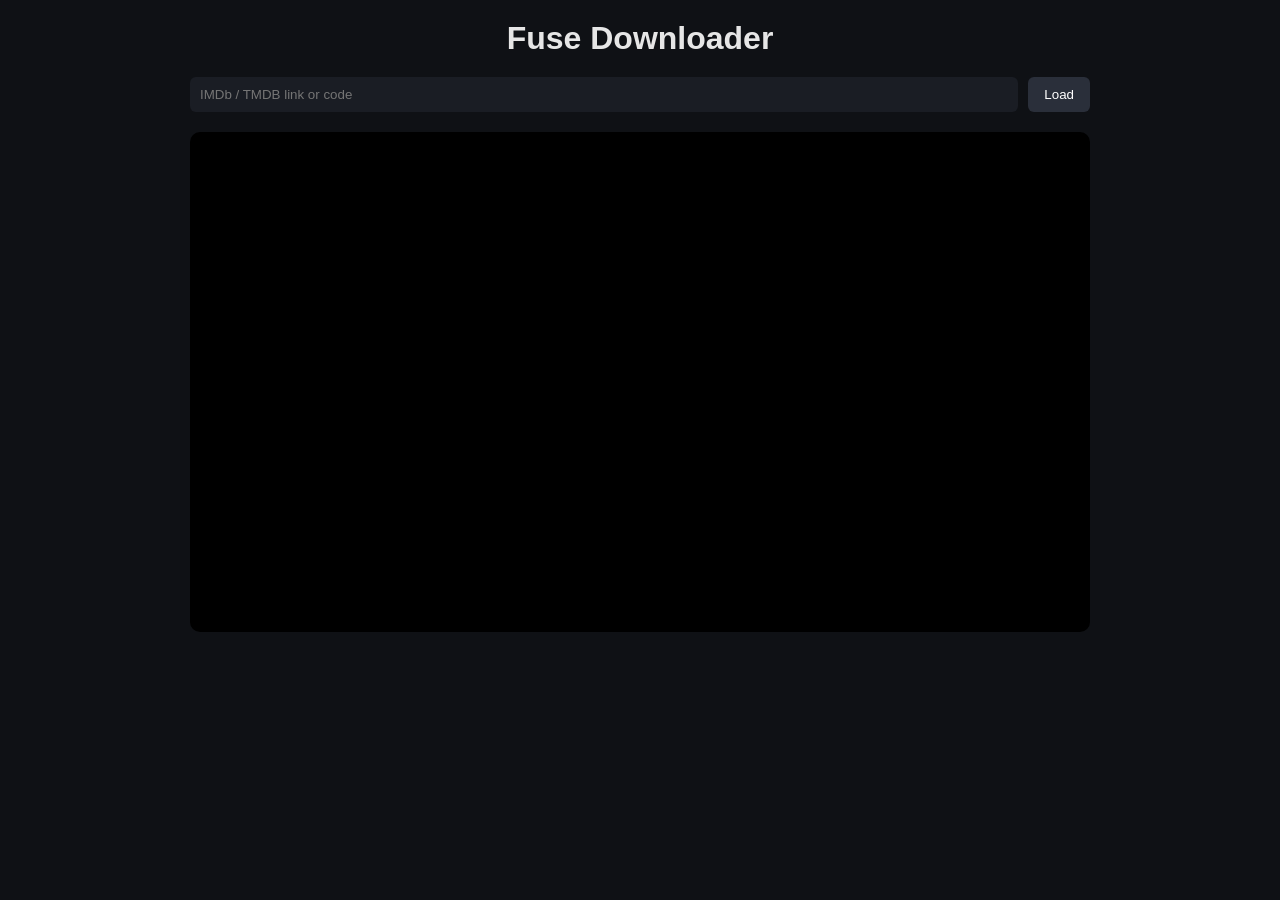
<file: Fuse-Downloader.html>
<!DOCTYPE html>
<html lang="en">
<head>
<meta charset="UTF-8">
<title>Fuse Downloader</title>
<style>
body {
    margin: 0;
    font-family: Arial, sans-serif;
    background: #0f1115;
    color: #e6e6e6;
    display: flex;
    flex-direction: column;
    align-items: center;
}

h1 { margin: 20px 0 5px; }

#titleDisplay {
    margin-bottom: 15px;
    color: #b8bcc6;
}

.container {
    width: 90%;
    max-width: 900px;
}

.input-group {
    display: flex;
    gap: 10px;
    margin-bottom: 20px;
}

input {
    flex: 1;
    padding: 10px;
    border: none;
    border-radius: 6px;
    background: #1a1d24;
    color: white;
}

button {
    padding: 10px 16px;
    border: none;
    border-radius: 6px;
    background: #2a2f3a;
    color: white;
    cursor: pointer;
}

button:hover { background: #3a4050; }

button:disabled {
    background: #1a1d24;
    color: #666;
    cursor: not-allowed;
}

.controls {
    display: none;
    gap: 10px;
    margin-bottom: 15px;
    align-items: center;
}

select {
    padding: 8px;
    background: #1a1d24;
    color: white;
    border: none;
    border-radius: 6px;
}

iframe {
    width: 100%;
    height: 500px;
    border: none;
    border-radius: 10px;
    background: black;
    margin-bottom: 15px;
}

.m3u8-box {
    display: none;
    position: absolute;
    left: 10px;
    top: 80px;
    gap: 10px;
    align-items: center;
}

label {
    font-size: 14px;
    color: #aaa;
}
</style>
</head>
<body>

<h1>Fuse Downloader</h1>
<div id="titleDisplay"></div>

<div class="container">

    <div class="input-group">
        <input id="input" placeholder="IMDb / TMDB link or code">
        <button onclick="handleInput()">Load</button>
    </div>

    <div class="controls" id="tvControls">
        <select id="seasonSelect"></select>
        <select id="episodeSelect"></select>
        <button id="nextBtn">Next Episode</button>
    </div>

    <iframe id="player"></iframe>

    <div class="m3u8-box" id="m3u8Box">
        <label>Paste M3U8 link here:</label>
        <input id="m3u8Input" placeholder="https://...m3u8">
        <button onclick="copyFFmpeg()">Copy FFmpeg</button>
    </div>

</div>

<script>
const TMDB_API_KEY = "b1ed546b8593a1ce49d8d457009e9362";
const BASE_PATH = "/home/luna/cosmos/tv-shows";

let isTV = false;
let currentTMDB = null;
let currentTitle = "";
let seasonsData = [];
let currentSeason = 1;
let currentEpisode = 1;

/* ---------- Helpers ---------- */

function pad(n) { return String(n).padStart(2, "0"); }

function dirify(input) {
    return input
        // 1. & → and
        .replace(/&/g, "and")

        // 2. / → -
        .replace(/\//g, "-")

        // 3. remove =
        .replace(/=/g, "")

        // 4. transliterate accents (approx iconv)
        .normalize("NFKD")
        .replace(/[\u0300-\u036f]/g, "")

        // 5. lowercase
        .toLowerCase()

        // 6. remove punctuation ?:*,!'`.
        .replace(/[?:*,!'.]/g, "")

        // 7. spaces → dashes
        .replace(/\s+/g, "-")

        // 8. remove non [a-z0-9-]
        .replace(/[^a-z0-9-]/g, "")

        // 9. collapse multiple dashes
        .replace(/-+/g, "-")

        // 10. trim leading/trailing dashes
        .replace(/^-+|-+$/g, "");
}

/* ---------- FFmpeg ---------- */
function copyFFmpeg() {
    const inputEl = document.getElementById("m3u8Input");
    const buttonEl = document.getElementById("copyBtn"); // make sure your button has this id

    const link = inputEl.value.trim();
    if (!link) return;

    const season = String(currentSeason).padStart(2, "0");
    const episode = String(currentEpisode).padStart(2, "0");

    const filepath =
        `/home/luna/cosmos/tv-shows/${dirify(currentTitle)}/season-${currentSeason}/content/s${season}e${episode}.mp4`;

    const session = `ffmpeg_${Math.floor(Math.random() * 100000)}`;

    const cmd =
`SESSION="${session}"; \
tmux new-session -d -s "$SESSION" bash -lc \
'ffmpeg -user_agent "Mozilla/5.0 (Windows NT 10.0; Win64; x64) AppleWebKit/537.36 (KHTML, like Gecko) Chrome/116.0.0.0 Safari/537.36" \
-i "${link}" -c copy -bsf:a aac_adtstoasc "${filepath}"; tmux kill-session -t "$SESSION"'`;

    navigator.clipboard.writeText(cmd).then(() => {
        inputEl.value = "";

        // visual feedback
        const originalText = buttonEl.textContent;
        const originalBg = buttonEl.style.backgroundColor;

        buttonEl.textContent = "Copied";
        buttonEl.style.backgroundColor = "#22c55e"; // green

        setTimeout(() => {
            buttonEl.textContent = originalText;
            buttonEl.style.backgroundColor = originalBg;
        }, 1200);
    }).catch(() => {
        // silent fail (or you could handle UI error instead of alert)
    });
}
/* ---------- Core ---------- */

function extractId(input) {
    const imdb = input.match(/tt\d+/);
    if (imdb) return { type: "imdb", id: imdb[0] };

    const tmdb = input.match(/\d+/);
    if (tmdb) return { type: "tmdb", id: tmdb[0] };

    return null;
}

async function convertIMDbToTMDB(id) {
    const res = await fetch(`https://api.themoviedb.org/3/find/${id}?api_key=${TMDB_API_KEY}&external_source=imdb_id`);
    const d = await res.json();

    if (d.movie_results.length) return { id: d.movie_results[0].id, type: "movie" };
    if (d.tv_results.length) return { id: d.tv_results[0].id, type: "tv" };

    throw "Not found";
}

async function detectType(id) {
    if ((await fetch(`https://api.themoviedb.org/3/movie/${id}?api_key=${TMDB_API_KEY}`)).ok) return "movie";
    if ((await fetch(`https://api.themoviedb.org/3/tv/${id}?api_key=${TMDB_API_KEY}`)).ok) return "tv";
    throw "Invalid";
}

function loadPlayer() {
    const iframe = document.getElementById("player");

    if (isTV) {
        iframe.src = `https://vidcore.net/tv/${currentTMDB}/${currentSeason}/${currentEpisode}?server=mars`;
    } else {
        iframe.src = `https://vidcore.net/movie/${currentTMDB}?server=mars`;
    }
}

/* ---------- Title ---------- */

async function setTitle(id, type) {
    const res = await fetch(`https://api.themoviedb.org/3/${type}/${id}?api_key=${TMDB_API_KEY}`);
    const d = await res.json();

    currentTitle = d.title || d.name || "";
    document.getElementById("titleDisplay").textContent = currentTitle;
}

/* ---------- TV Logic ---------- */

async function setupTV(id) {
    const res = await fetch(`https://api.themoviedb.org/3/tv/${id}?api_key=${TMDB_API_KEY}`);
    const d = await res.json();

    seasonsData = d.seasons.filter(s => s.season_number !== 0);

    const seasonSelect = document.getElementById("seasonSelect");
    seasonSelect.innerHTML = "";

    seasonsData.forEach(s => {
        let o = document.createElement("option");
        o.value = s.season_number;
        o.textContent = `Season ${s.season_number}`;
        seasonSelect.appendChild(o);
    });

    seasonSelect.onchange = async () => {
        currentSeason = parseInt(seasonSelect.value);
        currentEpisode = 1;
        await populateEpisodes();
    };

    document.getElementById("tvControls").style.display = "flex";
    document.getElementById("m3u8Box").style.display = "flex";

    currentSeason = seasonsData[0].season_number;
    await populateEpisodes();
}

async function populateEpisodes() {
    const res = await fetch(`https://api.themoviedb.org/3/tv/${currentTMDB}/season/${currentSeason}?api_key=${TMDB_API_KEY}`);
    const d = await res.json();

    const episodeSelect = document.getElementById("episodeSelect");
    episodeSelect.innerHTML = "";

    d.episodes.forEach(ep => {
        let o = document.createElement("option");
        o.value = ep.episode_number;
        o.textContent = `Episode ${ep.episode_number}`;
        episodeSelect.appendChild(o);
    });

    episodeSelect.value = currentEpisode;

    episodeSelect.onchange = () => {
        currentEpisode = parseInt(episodeSelect.value);
        loadPlayer();
        updateNextButton();
    };

    loadPlayer();
    updateNextButton();
}

/* ---------- Next Episode ---------- */

function updateNextButton() {
    const nextBtn = document.getElementById("nextBtn");

    const seasonIndex = seasonsData.findIndex(s => s.season_number === currentSeason);
    const seasonData = seasonsData[seasonIndex];

    const hasNextEpisode = currentEpisode < seasonData.episode_count;
    const hasNextSeason = seasonIndex < seasonsData.length - 1;

    nextBtn.disabled = !(hasNextEpisode || hasNextSeason);
}

document.getElementById("nextBtn").onclick = async () => {
    const seasonIndex = seasonsData.findIndex(s => s.season_number === currentSeason);
    const seasonData = seasonsData[seasonIndex];

    if (currentEpisode < seasonData.episode_count) {
        currentEpisode++;
    } else if (seasonIndex < seasonsData.length - 1) {
        currentSeason = seasonsData[seasonIndex + 1].season_number;
        currentEpisode = 1;

        document.getElementById("seasonSelect").value = currentSeason;
        await populateEpisodes();
        return;
    }

    document.getElementById("episodeSelect").value = currentEpisode;
    loadPlayer();
    updateNextButton();
};

/* ---------- Entry ---------- */

async function handleInput() {
    const raw = document.getElementById("input").value;
    const ex = extractId(raw);
    if (!ex) return alert("Invalid input");

    let id, type;

    if (ex.type === "imdb") {
        const r = await convertIMDbToTMDB(ex.id);
        id = r.id;
        type = r.type;
    } else {
        id = ex.id;
        type = await detectType(id);
    }

    currentTMDB = id;
    isTV = type === "tv";

    await setTitle(id, type);

    if (isTV) {
        await setupTV(id);
    } else {
        document.getElementById("tvControls").style.display = "none";
        document.getElementById("m3u8Box").style.display = "none";
        loadPlayer();
    }
}
</script>

</body>
</html>
</file>
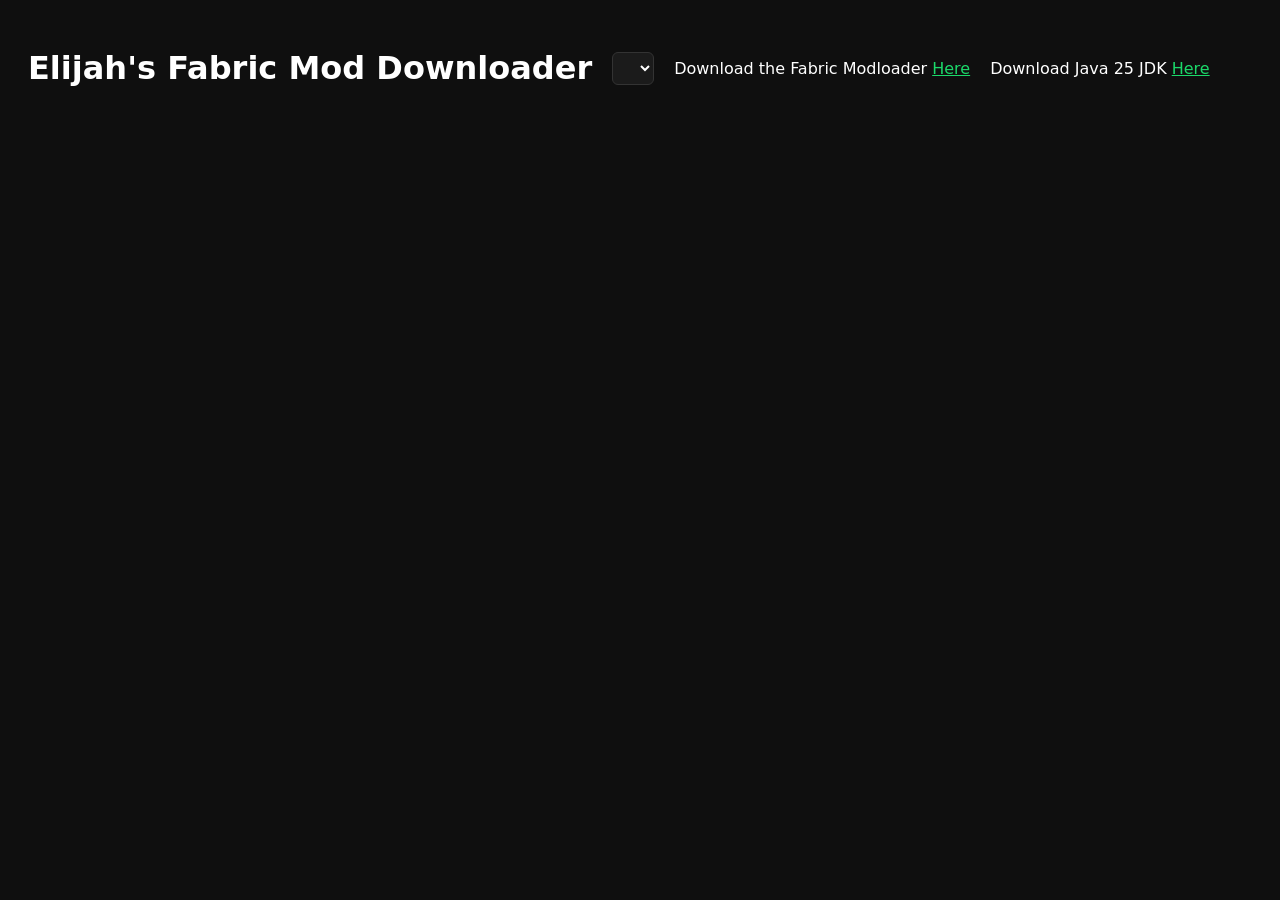
<file: mcmodtest.html>
<!DOCTYPE html>
<html lang="en">
<head>
<meta charset="UTF-8">
<title>Elijah's Fabric Mod Downloader</title>

<style>
body {
  font-family: system-ui, sans-serif;
  background: #0f0f0f;
  color: #fff;
  padding: 20px;
}

header {
  display: flex;
  align-items: center;
  gap: 20px;
  margin-bottom: 20px;
}

select {
  padding: 6px 10px;
  font-size: 15px;
  background: #1b1b1b;
  color: white;
  border: 1px solid #333;
  border-radius: 6px;
}

#mods {
  display: grid;
  grid-template-columns: repeat(5, 1fr); /* exactly 4 columns */
  gap: 16px;
}


.mod {
  display: flex;
  gap: 14px;
  padding: 14px;
  background: #1b1b1b;
  border-radius: 12px;
  align-items: flex-start;
}

.mod-header {
  display: flex;
  gap: 14px;
  align-items: flex-start;
}

.mod img {
  width: 64px;
  height: 64px;
  border-radius: 10px;
  flex-shrink: 0;
}

.mod h2 {
  margin: 0;
  font-size: 18px;
}

.mod-description {
  font-size: 14px;
  color: #ccc;
  margin: 6px 0;
  flex-grow: 1; /* fill remaining space for uniformity */
}

.dependencies {
  font-size: 13px;
  color: #aaa;
  margin-bottom: 8px;
}

.mod-actions {
  margin-top: 4px;
}

.download {
  padding: 6px 12px;
  background: #1bd96a;
  border: none;
  border-radius: 6px;
  font-size: 14px;
  cursor: pointer;
  right: 0px;
}

.unavailable {
  padding: 6px 10px;
  background: #4a1f1f;
  color: #ff6b6b;
  border: 1px solid #7a2a2a;
  border-radius: 6px;
  font-size: 13px;
  text-align: center;
}
</style>
</head>

<body>

<header>
  <h1>Elijah's Fabric Mod Downloader</h1>
  <select id="mcVersion"></select>
    <p style="color: white;">Download the Fabric Modloader <a style="color: #1bd96a" href="https://maven.fabricmc.net/net/fabricmc/fabric-installer/1.1.0/fabric-installer-1.1.0.jar" target="_blank" rel="noopener noreferrer">Here</a></p>
    <p style="color: white;">Download Java 25 JDK <a style="color: #1bd96a" href="https://www.oracle.com/java/technologies/downloads/#jdk25-windows" target="_blank" rel="noopener noreferrer">Here</a></p>
</header>

<div id="mods"></div>

<script>
/* ===== CONFIG ===== */
const MODS = [
 "P7dR8mSH", /* Fabric API */
 "AANobbMI", /* Sodium */
 "PtjYWJkn", /* Sodium Extra */
 "Bh37bMuy", /* Reese's Sodium Options */
 "EIa1eiMm", /* Sodium Shadowy Path Blocks */
 "LQ3K71Q1", /* Dynamic FPS */
 "YL57xq9U", /* Iris */
 "1IjD5062", /* Continuity */
 "mOgUt4GM", /* Mod Menu */
 "DynYZEae", /* Exordium */
 "yBW8D80W", /* LambDynamicLights */
 "o7DitHWP", /* WI Zoom */
 "rI0hvYcd", /* Visuality */
 "WhbRG4iK", /* Falling Leaves */
 "NK39zBp2", /* Blur+ */
 "rcLriA4v", /* Amecs */
 "L4pt5egz", /* Locator Heads */
 "wdLuzzEP", /* Gamma Utils (Fullbright) */
 "zV5r3pPn", /* 3D Skin Layers */
 "PFwYNrHb", /* Armor Poser */
 "aC3cM3Vq", /* Mouse Tweaks */
 "h3XWIuzM", /* Dark Loading Screen */
 "qpPoAL6m", /* Trade Cycling */
 "2M01OLQq", /* Shulker Box Tooltip */
 "GNtptqqU", /* Map Tooltip */
 "2RKFTmiB", /* ToolTipFix */
 "1bokaNcj", /* Xaero's Minimap */
 "NcUtCpym", /* Xaero's World Map */
 "qyVF9oeo", /* Sound Physics Remastered */
 "xAZojC2l", /* ClipboardScreenshot */
 "smUP7V3r", /* Durability Tooltip */
 "4I1XuqiY", /* Entity Model Features */
 "9mtu0sUO", /* Fast IP Ping */
 "8qkXwOnk", /* More Chat History */
 "ETlrkaYF", /* Cubes Without Borders */
 "OB69KhRA", /* OrthoCamera */
 "rhyHyQke", /* Seamless */
 "3s19I5jr", /* Skin Shuffle */
 "Nv2fQJo5", /* Replay Mod */
 "TQTTVgYE", /* Carpet */
 "c7m1mi73", /* Packet Fixer */
 "d51fN9ny", /* FastOpenLinksAndFolders */
 "9eGKb6K1", /* Simple Voice Chat */
 "yI6ANuOK", /* Replay Voice Chat */
];

/* ===== ELEMENTS ===== */
const modsContainer = document.getElementById("mods");
const mcSelect = document.getElementById("mcVersion");

/* ===== STATE ===== */
const seenProjects = new Set();
const queue = [];

/* ===== INIT ===== */
init();

async function init() {
  await loadMinecraftVersions();
  mcSelect.addEventListener("change", loadMods);
  loadMods();
}

/* ===== FETCH MC VERSIONS ===== */
async function loadMinecraftVersions() {
  const versions = await fetch(
    "https://api.modrinth.com/v2/project/fabric-api/version"
  ).then(r => r.json());

  const mcVersions = new Set();

  versions.forEach(v =>
    v.game_versions.forEach(gv => {
      if (/^\d+\.\d+(\.\d+)?$/.test(gv)) mcVersions.add(gv);
    })
  );

  [...mcVersions]
    .sort((a, b) => b.localeCompare(a, undefined, { numeric: true }))
    .forEach(v => {
      const option = document.createElement("option");
      option.value = v;
      option.textContent = `Minecraft ${v}`;
      mcSelect.appendChild(option);
    });
}

/* ===== LOAD MODS + DEPENDENCIES ===== */
async function loadMods() {
  modsContainer.innerHTML = "";
  seenProjects.clear();
  queue.length = 0;

  queue.push(...MODS);

  while (queue.length) {
    const slug = queue.shift();
    if (seenProjects.has(slug)) continue;
    seenProjects.add(slug);

    const project = await fetch(
      `https://api.modrinth.com/v2/project/${slug}`
    ).then(r => r.json()).catch(() => null);

    if (!project) continue;

    const versions = await fetch(
      `https://api.modrinth.com/v2/project/${slug}/version`
    ).then(r => r.json());

    const mcVersion = mcSelect.value;

    const match = versions.find(v =>
      v.loaders.includes("fabric") &&
      v.game_versions.includes(mcVersion)
    );

    let dependencies = [];
    let downloadUrl = null;
    let description = project.description || "";

    if (match) {
      downloadUrl = match.files.find(f => f.primary)?.url || null;

      const required = match.dependencies
        .filter(d => d.dependency_type === "required")
        .map(d => d.project_id);

      for (const depId of required) {
        if (seenProjects.has(depId)) continue;

        const depProject = await fetch(
          `https://api.modrinth.com/v2/project/${depId}`
        ).then(r => r.json()).catch(() => null);

        if (depProject) {
          dependencies.push(depProject.title);
          queue.push(depProject.slug);
        }
      }
    }

    renderMod(project, downloadUrl, !!match, dependencies, description);
  }
}

/* ===== RENDER ===== */
function renderMod(project, downloadUrl, available, dependencies, description) {
  const div = document.createElement("div");
  div.className = "mod";

  div.innerHTML = `
    <div class="mod-header">
      <img src="${project.icon_url || ""}" alt="">
      <div>
        <h2>${project.title}</h2>
        <div class="mod-description">${description}</div>
        ${
          dependencies.length
            ? `<div class="dependencies">
                 Requires: ${dependencies.join(", ")}
               </div>`
            : ""
        }
      </div>
    </div>
    <div class="mod-actions">
      ${
        available
          ? `<button class="download" onclick="window.open('${downloadUrl}')">
               Download
             </button>`
          : `<div class="unavailable">
               No Fabric version for this Minecraft release
             </div>`
      }
    </div>
  `;

  modsContainer.appendChild(div);
}
</script>

</body>
</html>
</file>
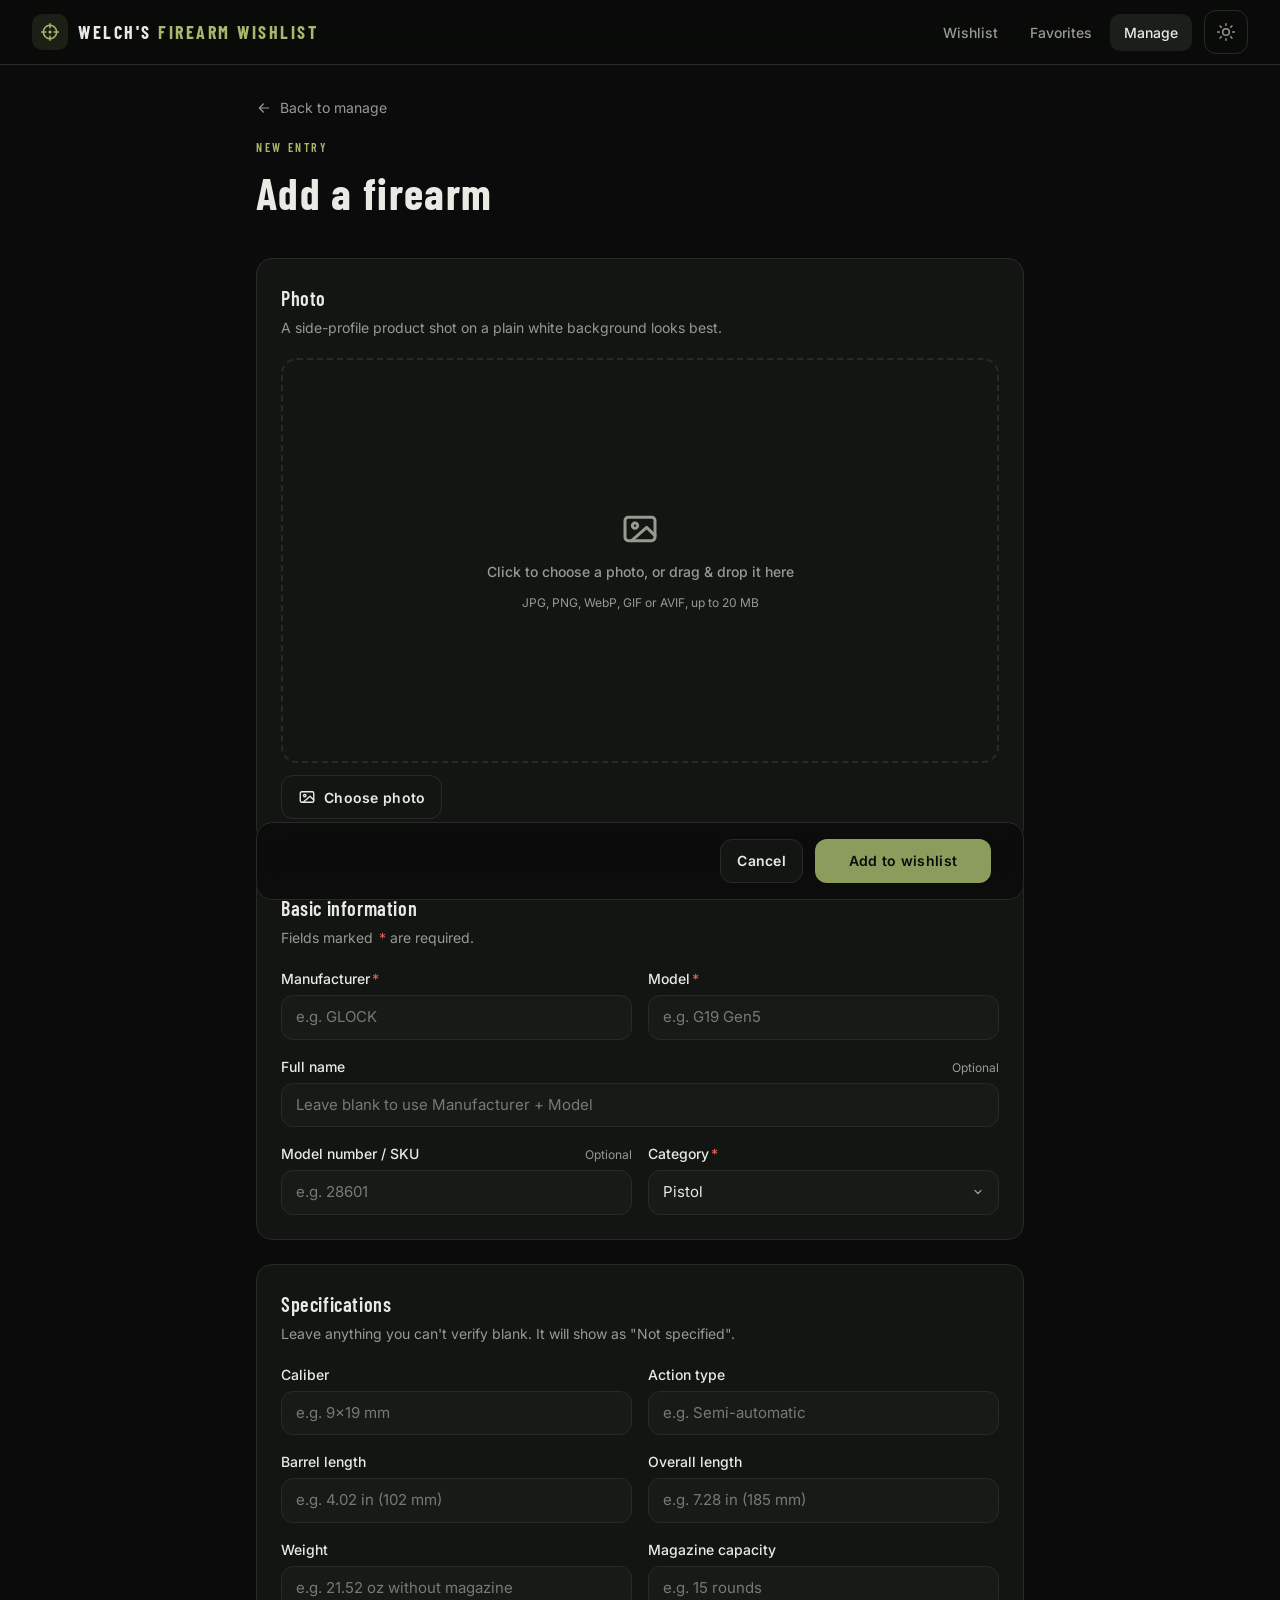
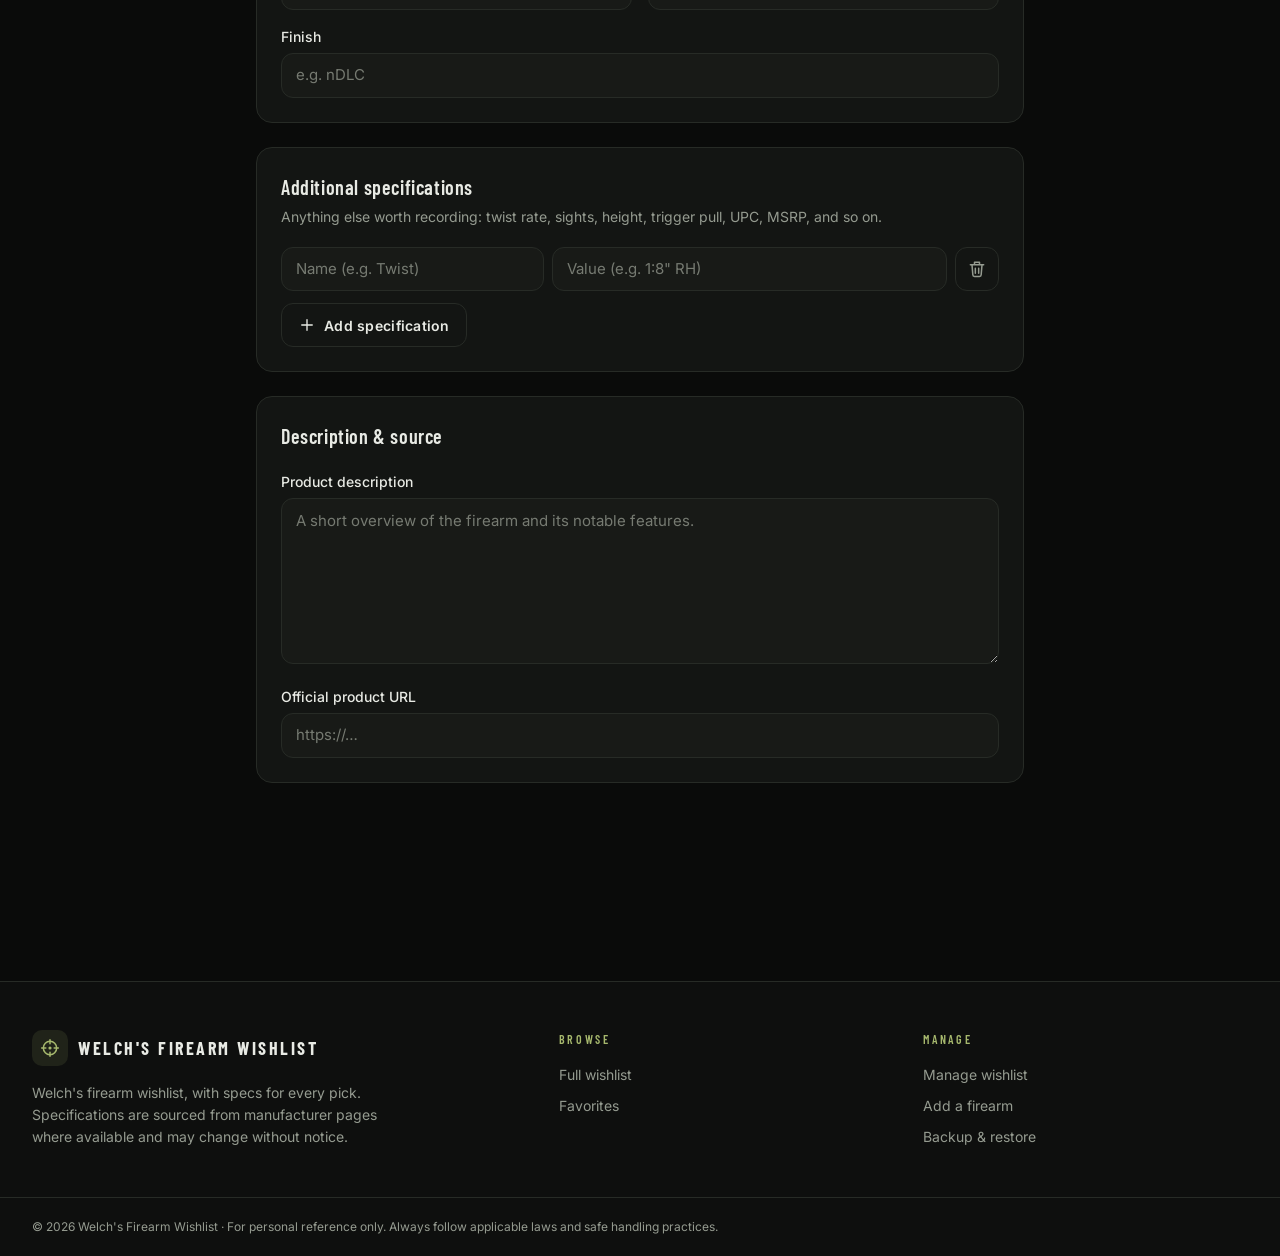
<file: guns/edit.html>
<!doctype html>
<html lang="en" data-theme="dark">
<head>
  <meta charset="utf-8">
  <meta name="viewport" content="width=device-width, initial-scale=1">
  <title>Add firearm · Welch's Firearm Wishlist</title>
  <meta name="theme-color" content="#0a0b0a">
  <script>try{if(localStorage.getItem("theme")==="light")document.documentElement.dataset.theme="light"}catch(e){}</script>
  <link rel="stylesheet" href="css/styles.css">
</head>
<body data-page="manage">
  <header id="site-header"></header>

  <main class="container">
    <div class="form-wrap">
      <a href="manage.html" class="back-link">
        <svg viewBox="0 0 24 24" fill="none" stroke="currentColor" stroke-width="1.8" stroke-linecap="round" stroke-linejoin="round" aria-hidden="true"><path d="M19 12H5M11 6l-6 6 6 6"/></svg>
        Back to manage
      </a>
      <p id="form-eyebrow" class="eyebrow" style="margin-top:16px">New entry</p>
      <h1 id="form-title" class="page-title">Add a firearm</h1>

      <div id="form-error" class="notice notice-danger" role="alert" hidden></div>

      <form id="firearm-form" class="form" novalidate>
        <!-- Photo -->
        <section class="form-section">
          <h2>Photo</h2>
          <p>A side-profile product shot on a plain white background looks best.</p>
          <div id="dropzone" class="dropzone"></div>
          <input id="image-input" type="file" accept="image/jpeg,image/png,image/webp,image/gif,image/avif" class="sr-only" tabindex="-1">
          <span id="error-image" class="error-text" hidden></span>
          <div class="row-actions">
            <button id="choose-photo" type="button" class="btn btn-ghost"></button>
            <button id="remove-photo" type="button" class="btn btn-danger" hidden></button>
          </div>
        </section>

        <!-- Basic info -->
        <section class="form-section">
          <h2>Basic information</h2>
          <p>Fields marked <span class="req">*</span> are required.</p>
          <div class="form-fields two">
            <label>
              <span class="label"><span>Manufacturer<span class="req">*</span></span></span>
              <input class="field" name="manufacturer" list="manufacturer-list" placeholder="e.g. GLOCK" maxlength="80" required>
              <span class="error-text" data-error="manufacturer" hidden></span>
            </label>
            <label>
              <span class="label"><span>Model<span class="req">*</span></span></span>
              <input class="field" name="model" placeholder="e.g. G19 Gen5" maxlength="120" required>
              <span class="error-text" data-error="model" hidden></span>
            </label>
            <label class="span-2">
              <span class="label"><span>Full name</span><small>Optional</small></span>
              <input class="field" name="name" placeholder="Leave blank to use Manufacturer + Model" maxlength="160">
            </label>
            <label>
              <span class="label"><span>Model number / SKU</span><small>Optional</small></span>
              <input class="field" name="modelNumber" placeholder="e.g. 28601" maxlength="60">
            </label>
            <label>
              <span class="label"><span>Category<span class="req">*</span></span></span>
              <select class="field" name="category" id="category-select"></select>
            </label>
          </div>
          <datalist id="manufacturer-list"></datalist>
        </section>

        <!-- Specs -->
        <section class="form-section">
          <h2>Specifications</h2>
          <p>Leave anything you can't verify blank. It will show as "Not specified".</p>
          <div class="form-fields two">
            <label><span class="label">Caliber</span><input class="field" name="caliber" list="caliber-list" placeholder="e.g. 9x19 mm" maxlength="80"></label>
            <label><span class="label">Action type</span><input class="field" name="action" placeholder="e.g. Semi-automatic" maxlength="120"></label>
            <label><span class="label">Barrel length</span><input class="field" name="barrelLength" placeholder="e.g. 4.02 in (102 mm)" maxlength="80"></label>
            <label><span class="label">Overall length</span><input class="field" name="overallLength" placeholder="e.g. 7.28 in (185 mm)" maxlength="80"></label>
            <label><span class="label">Weight</span><input class="field" name="weight" placeholder="e.g. 21.52 oz without magazine" maxlength="120"></label>
            <label><span class="label">Magazine capacity</span><input class="field" name="capacity" placeholder="e.g. 15 rounds" maxlength="120"></label>
            <label class="span-2"><span class="label">Finish</span><input class="field" name="finish" placeholder="e.g. nDLC" maxlength="120"></label>
          </div>
          <datalist id="caliber-list"></datalist>
        </section>

        <!-- Extra specs -->
        <section class="form-section">
          <h2>Additional specifications</h2>
          <p>Anything else worth recording: twist rate, sights, height, trigger pull, UPC, MSRP, and so on.</p>
          <div id="spec-rows" class="spec-rows"></div>
          <div class="row-actions">
            <button id="add-spec" type="button" class="btn btn-ghost"></button>
          </div>
        </section>

        <!-- Description -->
        <section class="form-section">
          <h2>Description &amp; source</h2>
          <div class="form-fields">
            <label>
              <span class="label">Product description</span>
              <textarea class="field" name="description" rows="6" maxlength="5000" placeholder="A short overview of the firearm and its notable features."></textarea>
            </label>
            <label>
              <span class="label">Official product URL</span>
              <input class="field" name="productUrl" type="url" inputmode="url" placeholder="https://…" maxlength="500">
              <span class="error-text" data-error="productUrl" hidden></span>
            </label>
          </div>
        </section>

        <div class="form-footer">
          <a href="manage.html" class="btn btn-ghost">Cancel</a>
          <button id="save-btn" type="submit" class="btn btn-primary">Add to wishlist</button>
        </div>
      </form>
    </div>
  </main>

  <footer id="site-footer"></footer>

  <script src="js/data.js"></script>
  <script src="js/store.js"></script>
  <script src="js/ui.js"></script>
  <script src="js/edit.js"></script>
</body>
</html>
</file>
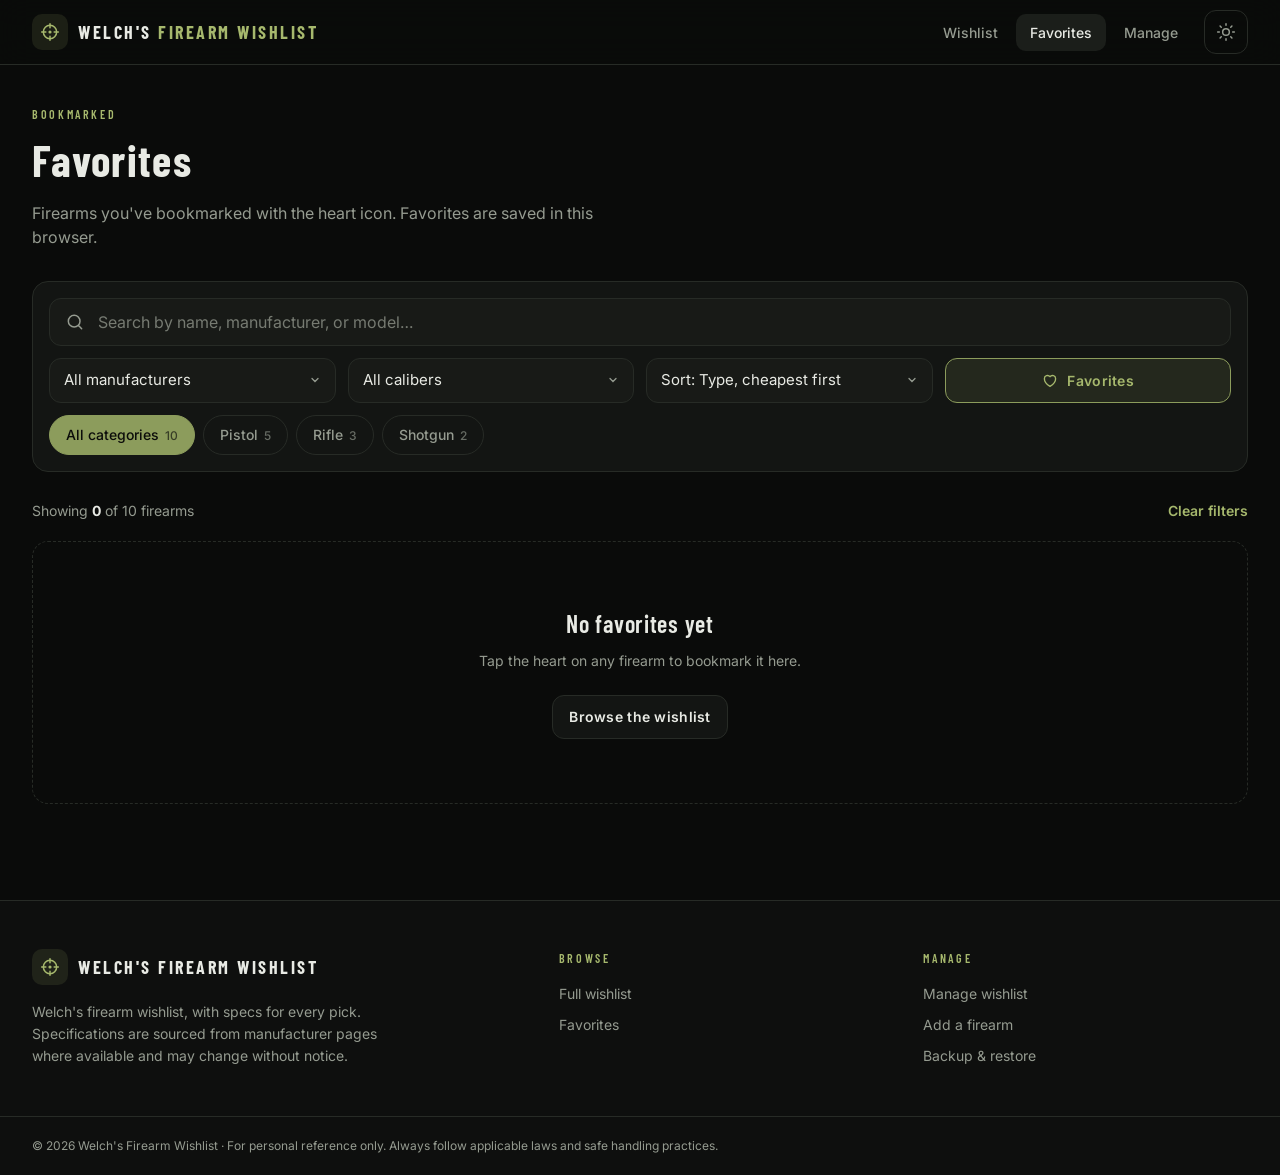
<file: guns/favorites.html>
<!doctype html>
<html lang="en" data-theme="dark">
<head>
  <meta charset="utf-8">
  <meta name="viewport" content="width=device-width, initial-scale=1">
  <title>Favorites · Welch's Firearm Wishlist</title>
  <meta name="theme-color" content="#0a0b0a">
  <script>try{if(localStorage.getItem("theme")==="light")document.documentElement.dataset.theme="light"}catch(e){}</script>
  <link rel="stylesheet" href="css/styles.css">
</head>
<body data-page="favorites">
  <header id="site-header"></header>

  <main class="container">
    <div class="page-head">
      <div>
        <p class="eyebrow">Bookmarked</p>
        <h1 class="page-title">Favorites</h1>
        <p class="muted" style="margin-top:8px;max-width:36rem">Firearms you've bookmarked with the heart icon. Favorites are saved in this browser.</p>
      </div>
    </div>

    <section class="section" style="padding-top:32px">
      <div class="toolbar">
        <div class="search">
          <svg viewBox="0 0 24 24" fill="none" stroke="currentColor" stroke-width="1.8" stroke-linecap="round" aria-hidden="true"><circle cx="11" cy="11" r="7"/><path d="m20 20-3.5-3.5"/></svg>
          <input id="search" class="field" type="search" placeholder="Search by name, manufacturer, or model…" aria-label="Search firearms" autocomplete="off">
          <button id="search-clear" class="search-clear" type="button" aria-label="Clear search" hidden>
            <svg viewBox="0 0 24 24" fill="none" stroke="currentColor" stroke-width="1.8" stroke-linecap="round" aria-hidden="true"><path d="M6 6l12 12M18 6 6 18"/></svg>
          </button>
        </div>
        <div class="filters">
          <label><span class="sr-only">Manufacturer</span><select id="filter-manufacturer" class="field"></select></label>
          <label><span class="sr-only">Caliber</span><select id="filter-caliber" class="field"></select></label>
          <label><span class="sr-only">Sort by</span>
            <select id="sort" class="field">
              <option value="type">Sort: Type, cheapest first</option>
              <option value="price">Sort: Price (low–high)</option>
              <option value="newest">Sort: Recently added</option>
              <option value="manufacturer">Sort: Manufacturer (A–Z)</option>
              <option value="model">Sort: Model (A–Z)</option>
            </select>
          </label>
          <button id="filter-favorites" type="button" class="btn btn-ghost" aria-pressed="true">
            <svg viewBox="0 0 24 24" fill="none" stroke="currentColor" stroke-width="1.8" stroke-linejoin="round" aria-hidden="true"><path d="M12 20.5s-7.5-4.6-7.5-10.3A4.2 4.2 0 0 1 12 7.6a4.2 4.2 0 0 1 7.5 2.6c0 5.7-7.5 10.3-7.5 10.3Z"/></svg>
            <span>Favorites</span>
          </button>
        </div>
        <div id="category-chips" class="chips" role="group" aria-label="Filter by category"></div>
      </div>

      <div class="results-bar" aria-live="polite">
        <p id="results-count">Loading…</p>
        <button id="clear-filters" type="button" class="link-btn" hidden>Clear filters</button>
      </div>

      <div id="grid" class="grid"></div>
    </section>
  </main>

  <footer id="site-footer"></footer>

  <script src="js/data.js"></script>
  <script src="js/store.js"></script>
  <script src="js/ui.js"></script>
  <script src="js/collection.js"></script>
</body>
</html>
</file>
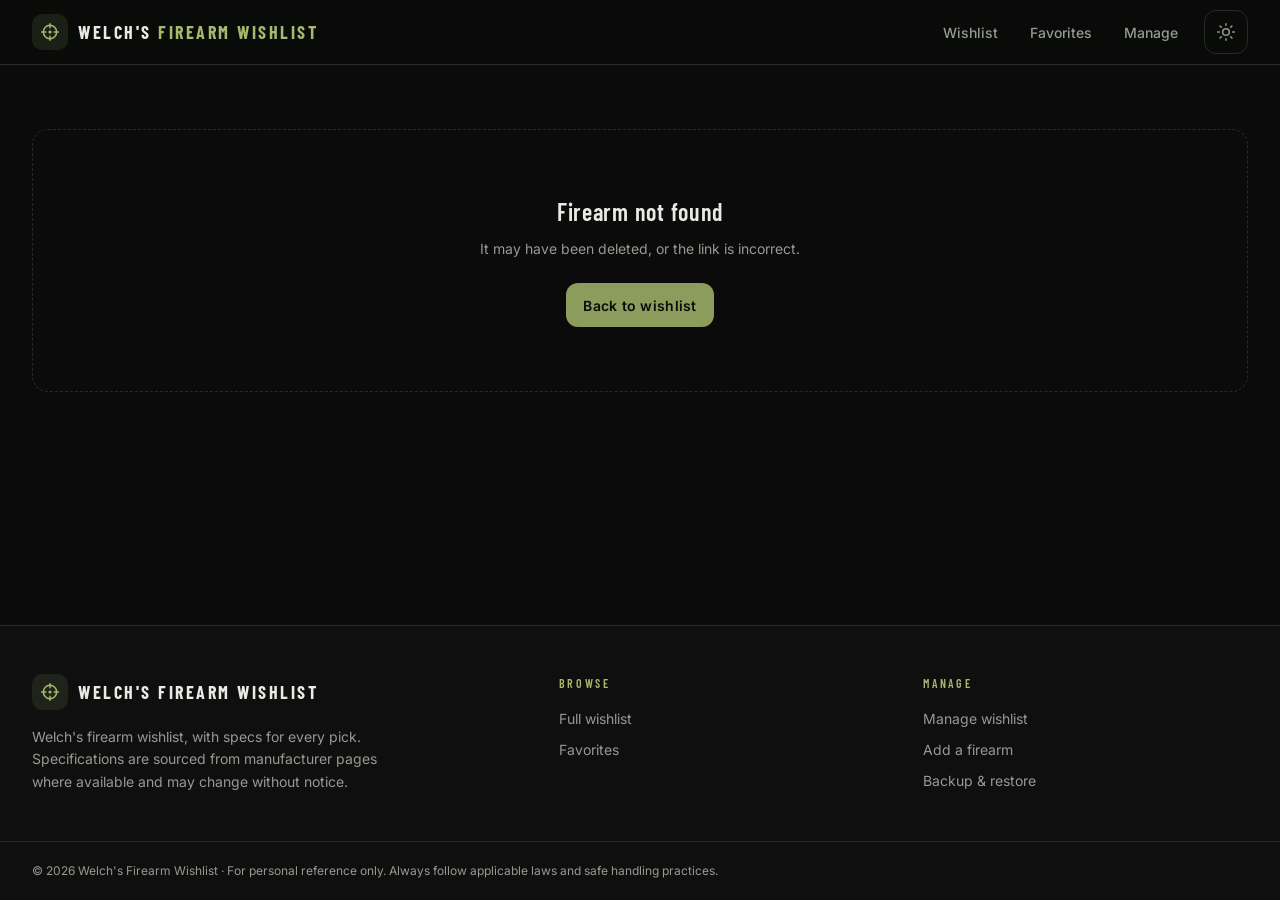
<file: guns/firearm.html>
<!doctype html>
<html lang="en" data-theme="dark">
<head>
  <meta charset="utf-8">
  <meta name="viewport" content="width=device-width, initial-scale=1">
  <title>Firearm · Welch's Firearm Wishlist</title>
  <meta name="theme-color" content="#0a0b0a">
  <script>try{if(localStorage.getItem("theme")==="light")document.documentElement.dataset.theme="light"}catch(e){}</script>
  <link rel="stylesheet" href="css/styles.css">
</head>
<body data-page="detail">
  <header id="site-header"></header>

  <main id="detail" class="container">
    <div class="detail-grid">
      <div class="skeleton" style="aspect-ratio:16/10"></div>
      <div class="skeleton" style="height:320px"></div>
    </div>
  </main>

  <footer id="site-footer"></footer>

  <script src="js/data.js"></script>
  <script src="js/store.js"></script>
  <script src="js/ui.js"></script>
  <script src="js/detail.js"></script>
</body>
</html>
</file>
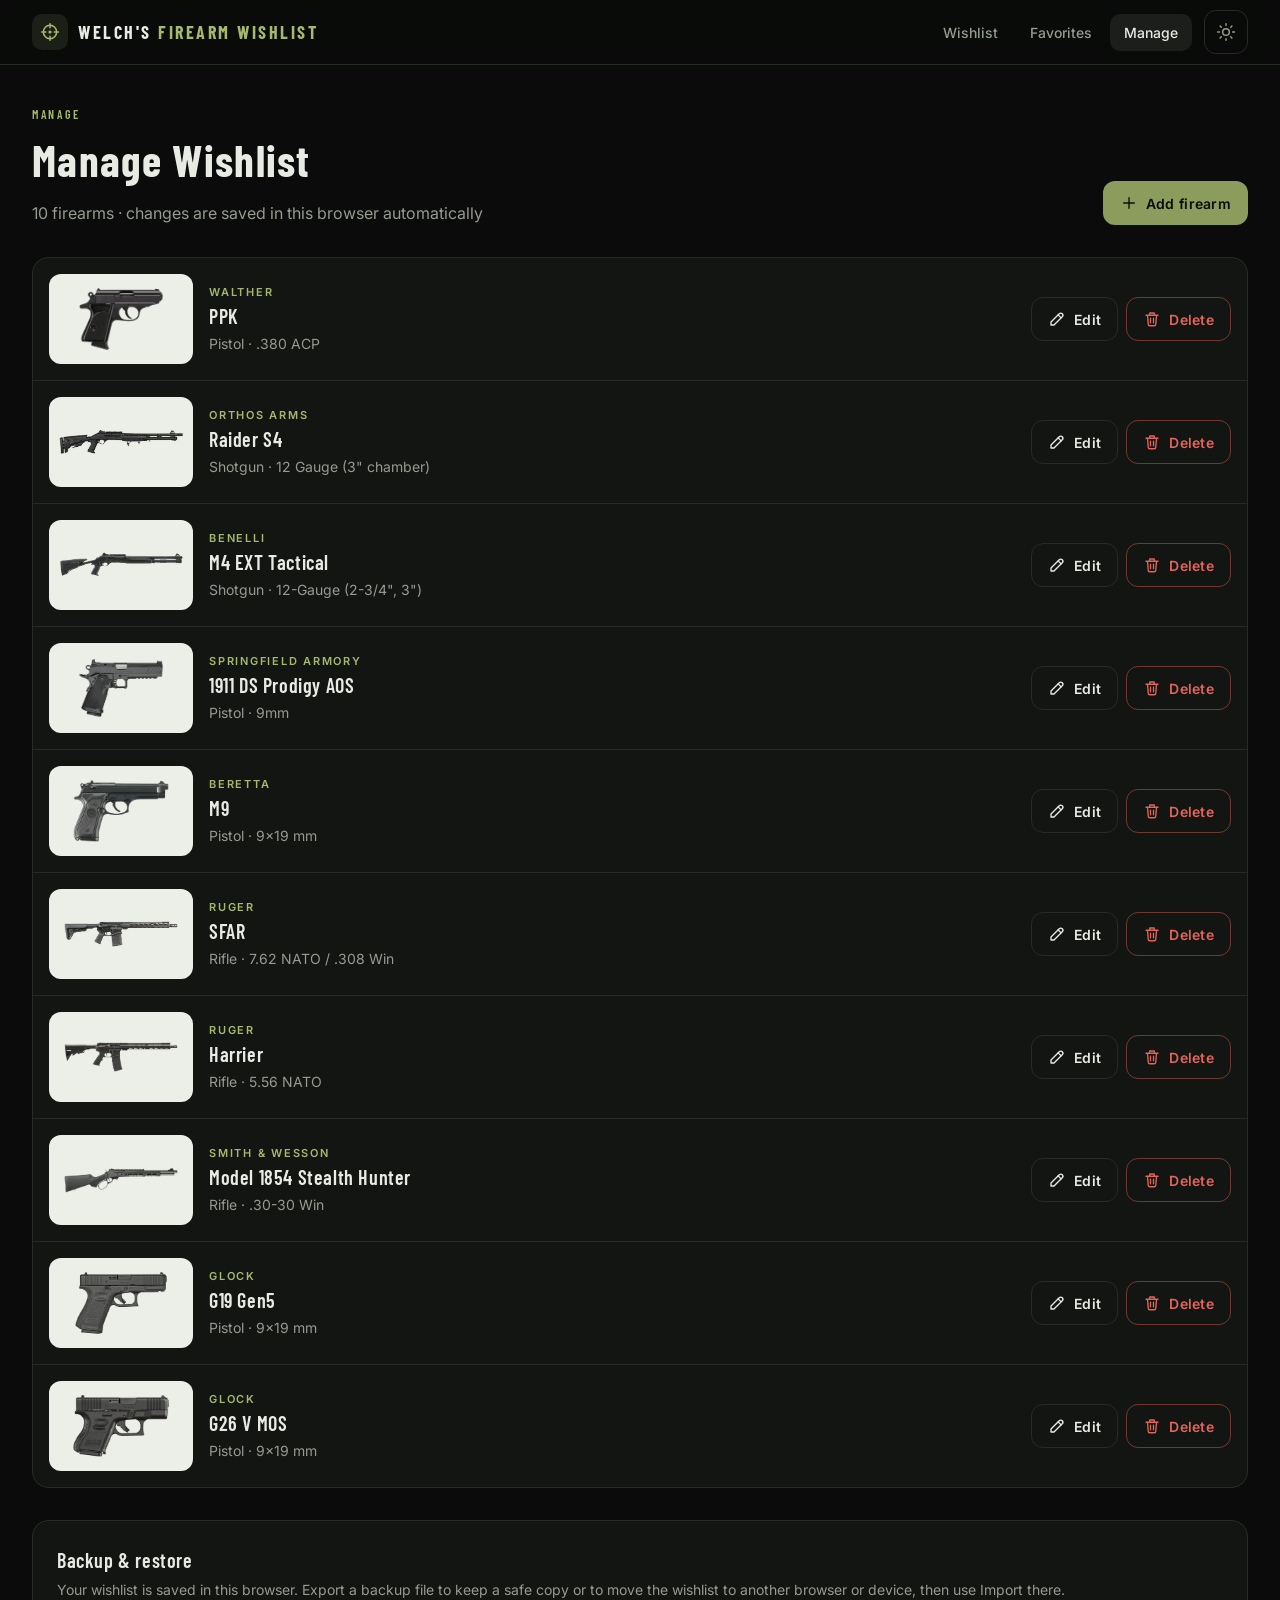
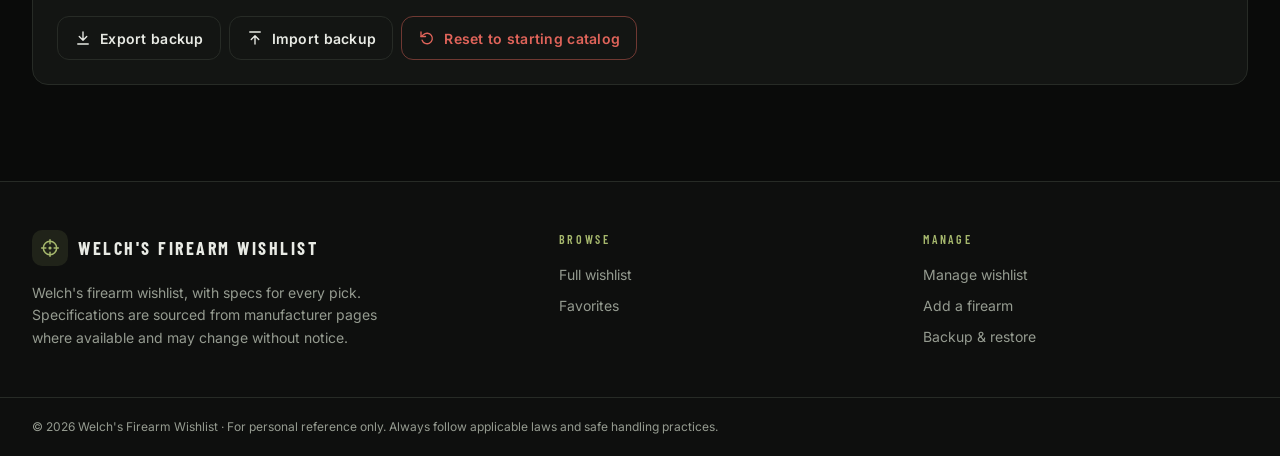
<file: guns/manage.html>
<!doctype html>
<html lang="en" data-theme="dark">
<head>
  <meta charset="utf-8">
  <meta name="viewport" content="width=device-width, initial-scale=1">
  <title>Manage · Welch's Firearm Wishlist</title>
  <meta name="theme-color" content="#0a0b0a">
  <script>try{if(localStorage.getItem("theme")==="light")document.documentElement.dataset.theme="light"}catch(e){}</script>
  <link rel="stylesheet" href="css/styles.css">
</head>
<body data-page="manage">
  <header id="site-header"></header>

  <main class="container">
    <div class="page-head">
      <div>
        <p class="eyebrow">Manage</p>
        <h1 class="page-title">Manage Wishlist</h1>
        <p id="manage-summary" class="muted" style="margin-top:8px">Loading…</p>
      </div>
      <div class="head-actions">
        <a href="edit.html" class="btn btn-primary">
          <svg viewBox="0 0 24 24" fill="none" stroke="currentColor" stroke-width="1.8" stroke-linecap="round" aria-hidden="true"><path d="M12 5v14M5 12h14"/></svg>
          Add firearm
        </a>
      </div>
    </div>

    <div id="storage-warning" class="notice notice-danger" hidden>
      This browser is blocking site storage (private browsing or strict privacy settings), so changes won't be saved after you close the page.
    </div>
    <div id="saved-notice" class="notice" hidden></div>

    <ul id="admin-list" class="admin-list">
      <li class="admin-item"><div class="skeleton" style="height:70px;width:100%"></div></li>
    </ul>

    <section id="backup" class="form-section data-tools">
      <h2>Backup &amp; restore</h2>
      <p>
        Your wishlist is saved in this browser. Export a backup file to keep a safe copy or to move the wishlist
        to another browser or device, then use Import there.
      </p>
      <div class="row-actions">
        <button id="export-btn" type="button" class="btn btn-ghost"></button>
        <button id="import-btn" type="button" class="btn btn-ghost"></button>
        <button id="reset-btn" type="button" class="btn btn-danger"></button>
        <input id="import-file" type="file" accept="application/json,.json" class="sr-only" tabindex="-1">
      </div>
    </section>
  </main>

  <footer id="site-footer"></footer>

  <script src="js/data.js"></script>
  <script src="js/store.js"></script>
  <script src="js/ui.js"></script>
  <script src="js/manage.js"></script>
</body>
</html>
</file>
<file: guns/css/styles.css>
/* =========================================================
   Welch's Firearm Wishlist — styles
   Dark theme is the default; light theme via [data-theme="light"].
   ========================================================= */

@import url("https://fonts.googleapis.com/css2?family=Barlow+Condensed:wght@500;600;700&family=Inter:wght@400;500;600;700&display=swap");

:root {
  --bg: #0a0b0a;
  --surface: #131513;
  --surface-2: #1b1e1a;
  --border: #272b26;
  --fg: #e8eae4;
  --muted: #959b90;
  --accent: #8c9c5c;
  --accent-strong: #a6b86d;
  --accent-fg: #0b0c0a;
  --accent-soft: rgba(140, 156, 92, 0.14);
  --photo: #eceee8;
  --danger: #e0645a;
  --danger-soft: rgba(224, 100, 90, 0.12);
  --shadow: 0 18px 50px -20px rgba(0, 0, 0, 0.7);
  --header-bg: rgba(10, 11, 10, 0.82);

  --font-sans: "Inter", ui-sans-serif, system-ui, -apple-system, "Segoe UI", sans-serif;
  --font-display: "Barlow Condensed", "Inter", ui-sans-serif, sans-serif;
  --radius: 16px;
  --radius-sm: 12px;
  --max: 1280px;
  --gutter: 16px;
  color-scheme: dark;
}

[data-theme="light"] {
  --bg: #f3f3ef;
  --surface: #ffffff;
  --surface-2: #e9ebe4;
  --border: #d6d9cf;
  --fg: #151714;
  --muted: #5e6459;
  --accent: #5d6d33;
  --accent-strong: #4b5928;
  --accent-fg: #ffffff;
  --accent-soft: rgba(93, 109, 51, 0.12);
  --photo: #ffffff;
  --danger: #b4372f;
  --danger-soft: rgba(180, 55, 47, 0.1);
  --shadow: 0 18px 50px -24px rgba(0, 0, 0, 0.25);
  --header-bg: rgba(243, 243, 239, 0.85);
  color-scheme: light;
}

@media (min-width: 640px) {
  :root { --gutter: 24px; }
}
@media (min-width: 1024px) {
  :root { --gutter: 32px; }
}

/* ---------- Base ---------- */
*,
*::before,
*::after { box-sizing: border-box; }

html { -webkit-text-size-adjust: 100%; scroll-behavior: smooth; }

body {
  margin: 0;
  min-height: 100dvh;
  display: flex;
  flex-direction: column;
  background: var(--bg);
  color: var(--fg);
  font-family: var(--font-sans);
  font-size: 16px;
  line-height: 1.5;
  -webkit-font-smoothing: antialiased;
  overflow-x: hidden;
}

main { flex: 1; }
img { max-width: 100%; display: block; }
a { color: inherit; text-decoration: none; }
button, input, select, textarea { font: inherit; color: inherit; }
button { cursor: pointer; }
h1, h2, h3, p { margin: 0; }
::selection { background: var(--accent); color: var(--accent-fg); }
:focus-visible { outline: 2px solid var(--accent-strong); outline-offset: 2px; }

/* width: 100% keeps auto margins from shrink-wrapping inside the flex-column body. */
.container { width: 100%; max-width: var(--max); margin: 0 auto; padding: 0 var(--gutter); }
.sr-only {
  position: absolute; width: 1px; height: 1px; padding: 0; margin: -1px;
  overflow: hidden; clip: rect(0, 0, 0, 0); white-space: nowrap; border: 0;
}
[hidden] { display: none !important; }

.eyebrow {
  font-family: var(--font-display);
  font-size: 12px;
  font-weight: 600;
  letter-spacing: 0.22em;
  text-transform: uppercase;
  color: var(--accent-strong);
}
.display { font-family: var(--font-display); letter-spacing: 0.03em; }
.muted { color: var(--muted); }

@keyframes fade-up {
  from { opacity: 0; transform: translateY(12px); }
  to { opacity: 1; transform: none; }
}
.fade-up { animation: fade-up 0.5s cubic-bezier(0.22, 1, 0.36, 1) both; }

@media (prefers-reduced-motion: reduce) {
  *, *::before, *::after {
    animation-duration: 0.01ms !important;
    transition-duration: 0.01ms !important;
    scroll-behavior: auto !important;
  }
}

/* ---------- Buttons & fields ---------- */
.btn {
  display: inline-flex;
  align-items: center;
  justify-content: center;
  gap: 8px;
  min-height: 44px;
  padding: 0 16px;
  border-radius: var(--radius-sm);
  border: 1px solid transparent;
  font-size: 14px;
  font-weight: 600;
  letter-spacing: 0.02em;
  background: none;
  transition: background 0.2s, border-color 0.2s, color 0.2s, transform 0.1s;
  white-space: nowrap;
}
.btn:active { transform: scale(0.98); }
.btn:disabled { opacity: 0.5; pointer-events: none; }
.btn svg { width: 18px; height: 18px; flex: none; }
.btn-primary { background: var(--accent); color: var(--accent-fg); }
.btn-primary:hover { background: var(--accent-strong); }
.btn-ghost { background: var(--surface); border-color: var(--border); }
.btn-ghost:hover { border-color: var(--accent); background: var(--surface-2); }
.btn-danger { border-color: color-mix(in srgb, var(--danger) 45%, transparent); color: var(--danger); }
.btn-danger:hover { background: var(--danger); color: #fff; }
.btn-active { border-color: var(--accent); background: var(--accent-soft); color: var(--accent-strong); }
.btn-block { width: 100%; }

.field {
  width: 100%;
  min-height: 44px;
  padding: 10px 14px;
  border-radius: var(--radius-sm);
  border: 1px solid var(--border);
  background: color-mix(in srgb, var(--surface-2) 60%, transparent);
  font-size: 15px;
  outline: none;
  transition: border-color 0.2s, box-shadow 0.2s;
}
.field::placeholder { color: color-mix(in srgb, var(--muted) 75%, transparent); }
.field:focus { border-color: var(--accent); box-shadow: 0 0 0 3px var(--accent-soft); }
.field.invalid { border-color: var(--danger); }
select.field { appearance: none; padding-right: 36px; background-image: url("data:image/svg+xml,%3Csvg xmlns='http://www.w3.org/2000/svg' width='12' height='12' viewBox='0 0 24 24' fill='none' stroke='%23959b90' stroke-width='2.5' stroke-linecap='round'%3E%3Cpath d='m6 9 6 6 6-6'/%3E%3C/svg%3E"); background-repeat: no-repeat; background-position: right 14px center; }
select.field option { background: var(--surface); color: var(--fg); }
textarea.field { resize: vertical; line-height: 1.6; }

/* ---------- Header ---------- */
.site-header {
  position: sticky;
  top: 0;
  z-index: 40;
  border-bottom: 1px solid var(--border);
  background: var(--header-bg);
  backdrop-filter: blur(16px);
  -webkit-backdrop-filter: blur(16px);
}
.header-inner { display: flex; align-items: center; justify-content: space-between; gap: 16px; height: 64px; }
.brand { display: flex; align-items: center; gap: 10px; }
.brand-mark {
  display: grid; place-items: center; width: 36px; height: 36px; border-radius: 10px;
  background: var(--accent-soft); color: var(--accent-strong); transition: 0.2s;
}
.brand:hover .brand-mark { background: var(--accent); color: var(--accent-fg); }
.brand-mark svg { width: 20px; height: 20px; }
.brand-name {
  font-family: var(--font-display); font-size: 18px; font-weight: 700;
  letter-spacing: 0.14em; text-transform: uppercase; line-height: 1;
}
.brand-name span { color: var(--accent-strong); }
.nav { display: flex; align-items: center; gap: 4px; }
.nav-link {
  padding: 8px 14px; border-radius: 10px; font-size: 14px; font-weight: 500; color: var(--muted); transition: 0.2s;
}
.nav-link:hover { color: var(--fg); }
.nav-link[aria-current="page"] { background: var(--surface-2); color: var(--fg); }
.icon-btn {
  display: grid; place-items: center; width: 44px; height: 44px; flex: none;
  border-radius: var(--radius-sm); border: 1px solid var(--border); background: none; color: var(--muted); transition: 0.2s;
}
.icon-btn:hover { color: var(--fg); border-color: var(--accent); }
.icon-btn svg { width: 20px; height: 20px; }
.menu-btn { display: none; }
.mobile-nav { display: none; border-top: 1px solid var(--border); padding: 8px var(--gutter) 16px; background: var(--bg); }
.mobile-nav a { display: flex; align-items: center; min-height: 48px; padding: 0 16px; border-radius: var(--radius-sm); color: var(--muted); font-weight: 500; }
.mobile-nav a[aria-current="page"] { background: var(--surface-2); color: var(--fg); }

@media (max-width: 767px) {
  .nav .nav-link { display: none; }
  .menu-btn { display: grid; }
  .site-header.open .mobile-nav { display: block; }
  .brand-name { font-size: 16px; letter-spacing: 0.1em; }
  .brand-long { display: none; }
}
@media (max-width: 360px) {
  .brand-name span { display: none; }
}

/* ---------- Hero ---------- */
.hero { position: relative; overflow: hidden; border-bottom: 1px solid var(--border); }
.hero::before {
  content: ""; position: absolute; inset: 0; pointer-events: none; opacity: 0.7;
  background: radial-gradient(60rem 30rem at 80% -10%, color-mix(in srgb, var(--accent) 24%, transparent), transparent 70%);
}
.hero::after {
  content: ""; position: absolute; inset: 0; pointer-events: none; opacity: 0.06;
  background-image: linear-gradient(var(--fg) 1px, transparent 1px), linear-gradient(90deg, var(--fg) 1px, transparent 1px);
  background-size: 56px 56px;
  -webkit-mask-image: linear-gradient(to bottom, black, transparent);
  mask-image: linear-gradient(to bottom, black, transparent);
}
.hero-inner { position: relative; z-index: 1; padding-top: 64px; padding-bottom: 56px; }
.hero h1 {
  margin-top: 16px; font-family: var(--font-display); font-weight: 700; text-transform: uppercase;
  font-size: clamp(48px, 11vw, 104px); line-height: 0.95; letter-spacing: 0.04em;
}
.hero h1 span { color: var(--accent-strong); }
.hero-sub { margin-top: 24px; max-width: 36rem; color: var(--muted); font-size: clamp(16px, 2vw, 18px); }
.stats { display: grid; grid-template-columns: repeat(3, 1fr); gap: 12px; max-width: 42rem; margin: 40px 0 0; }
.stat {
  padding: 16px; border-radius: var(--radius); border: 1px solid var(--border);
  background: color-mix(in srgb, var(--surface) 70%, transparent); backdrop-filter: blur(6px);
}
.stat dd { margin: 0; font-family: var(--font-display); font-size: clamp(30px, 6vw, 48px); font-weight: 700; line-height: 1.1; font-variant-numeric: tabular-nums; }
.stat dt { margin-top: 4px; font-size: 13px; line-height: 1.3; color: var(--muted); }
@media (min-width: 640px) {
  .hero-inner { padding-top: 96px; padding-bottom: 80px; }
  .stat { padding: 20px; }
}

/* ---------- Sections ---------- */
.section { padding-top: 56px; scroll-margin-top: 80px; }
.section-head { display: flex; flex-wrap: wrap; align-items: flex-end; justify-content: space-between; gap: 16px; margin-bottom: 24px; }
.section-title { margin-top: 4px; font-family: var(--font-display); font-size: 30px; font-weight: 600; letter-spacing: 0.03em; }
.count-badge {
  display: inline-block; margin-left: 6px; padding: 2px 10px; border-radius: 8px; vertical-align: middle;
  background: var(--surface-2); color: var(--muted); font-family: var(--font-sans); font-size: 15px; font-weight: 600;
}

/* ---------- Photo ---------- */
.photo { position: relative; overflow: hidden; background: var(--photo); aspect-ratio: 16 / 10; }
.photo img {
  position: absolute; inset: 0; width: 100%; height: 100%; object-fit: contain; padding: 6%;
  mix-blend-mode: multiply; transition: transform 0.5s ease-out;
}
.photo-empty {
  position: absolute; inset: 0; display: flex; flex-direction: column; align-items: center; justify-content: center; gap: 8px;
  color: #9a9f96; font-size: 12px; font-weight: 600; letter-spacing: 0.08em; text-transform: uppercase;
}
.photo-empty svg { width: 32px; height: 32px; }

/* Manufacturer label (manage list) */
.recent-maker { font-size: 11px; font-weight: 600; letter-spacing: 0.16em; text-transform: uppercase; color: var(--accent-strong); }
.truncate { overflow: hidden; text-overflow: ellipsis; white-space: nowrap; }

/* ---------- Toolbar ---------- */
.toolbar { padding: 12px; border-radius: var(--radius); border: 1px solid var(--border); background: var(--surface); }
@media (min-width: 640px) { .toolbar { padding: 16px; } }
.search { position: relative; }
.search > svg { position: absolute; left: 16px; top: 50%; transform: translateY(-50%); width: 20px; height: 20px; color: var(--muted); pointer-events: none; }
.search .field { height: 48px; padding-left: 48px; padding-right: 48px; font-size: 16px; }
.search .field::-webkit-search-cancel-button { display: none; }
.search-clear {
  position: absolute; right: 6px; top: 50%; transform: translateY(-50%); display: grid; place-items: center;
  width: 36px; height: 36px; border: 0; border-radius: 10px; background: none; color: var(--muted);
}
.search-clear:hover { color: var(--fg); }
.search-clear svg { width: 18px; height: 18px; }
.filters { display: grid; grid-template-columns: repeat(2, minmax(0, 1fr)); gap: 8px; margin-top: 12px; }
@media (min-width: 640px) { .filters { gap: 12px; } }
@media (min-width: 1024px) { .filters { grid-template-columns: repeat(4, minmax(0, 1fr)); } }
.chips { display: flex; flex-wrap: wrap; gap: 8px; margin-top: 12px; }
.chip {
  min-height: 40px; padding: 0 16px; border-radius: 999px; border: 1px solid var(--border); background: none;
  color: var(--muted); font-size: 14px; font-weight: 500; transition: 0.2s;
}
.chip:hover { color: var(--fg); border-color: color-mix(in srgb, var(--accent) 55%, transparent); }
.chip[aria-pressed="true"] { background: var(--accent); border-color: var(--accent); color: var(--accent-fg); }
.chip small { margin-left: 6px; font-size: 12px; opacity: 0.65; }

.results-bar { display: flex; align-items: center; justify-content: space-between; gap: 16px; margin-top: 24px; font-size: 14px; color: var(--muted); }
.results-bar strong { color: var(--fg); }
.link-btn { border: 0; background: none; padding: 4px 0; color: var(--accent-strong); font-weight: 600; font-size: 14px; }
.link-btn:hover { text-decoration: underline; }

/* ---------- Cards ---------- */
.grid { display: grid; grid-template-columns: minmax(0, 1fr); gap: 20px; margin-top: 16px; }
@media (min-width: 600px) { .grid { grid-template-columns: repeat(2, minmax(0, 1fr)); } }
@media (min-width: 1024px) { .grid { grid-template-columns: repeat(3, minmax(0, 1fr)); } }
@media (min-width: 1536px) { .grid { grid-template-columns: repeat(4, minmax(0, 1fr)); } }

.card {
  position: relative; display: flex; flex-direction: column; overflow: hidden;
  border-radius: var(--radius); border: 1px solid var(--border); background: var(--surface);
  transition: transform 0.3s, border-color 0.3s, box-shadow 0.3s;
}
.card:hover { transform: translateY(-4px); border-color: color-mix(in srgb, var(--accent) 55%, transparent); box-shadow: var(--shadow); }
.card:hover .photo img { transform: scale(1.04); }
.card-badge {
  position: absolute; top: 12px; left: 12px; z-index: 2; padding: 4px 10px; border-radius: 999px;
  background: rgba(0, 0, 0, 0.75); color: #fff; font-family: var(--font-display); font-size: 11px; font-weight: 600;
  letter-spacing: 0.16em; text-transform: uppercase;
}
.card .fav-btn { position: absolute; top: 12px; right: 12px; z-index: 3; }
.card-body { display: flex; flex: 1; flex-direction: column; padding: 20px; }
.card-title { margin-top: 6px; font-family: var(--font-display); font-size: 24px; font-weight: 600; line-height: 1.15; letter-spacing: 0.03em; }
.card-title a::after { content: ""; position: absolute; inset: 0; z-index: 1; }
.card-specs { display: grid; grid-template-columns: 1fr 1fr; gap: 12px; margin: 16px 0 0; padding-top: 16px; border-top: 1px solid var(--border); font-size: 14px; }
.card-specs dt { font-size: 12px; color: var(--muted); }
.card-specs dd { margin: 2px 0 0; font-weight: 500; }
.card-specs .card-price { font-weight: 700; color: var(--accent-strong); }
.card-cta {
  display: flex; align-items: center; justify-content: space-between; min-height: 44px; margin-top: auto; padding: 0 16px;
  border-radius: var(--radius-sm); border: 1px solid var(--border); font-size: 14px; font-weight: 600; transition: 0.25s;
}
.card-cta-wrap { margin-top: auto; padding-top: 20px; }
.card-cta svg { width: 18px; height: 18px; transition: transform 0.25s; }
.card:hover .card-cta { background: var(--accent); border-color: var(--accent); color: var(--accent-fg); }
.card:hover .card-cta svg { transform: translateX(2px); }

.fav-btn {
  display: grid; place-items: center; width: 40px; height: 40px; border-radius: 999px;
  border: 1px solid rgba(0, 0, 0, 0.1); background: rgba(255, 255, 255, 0.85); color: #404540; transition: 0.2s;
}
.fav-btn:hover { background: #fff; color: #000; }
.fav-btn svg { width: 18px; height: 18px; }
.fav-btn[aria-pressed="true"] { background: var(--accent); border-color: var(--accent); color: var(--accent-fg); }
.fav-btn[aria-pressed="true"] svg { fill: currentColor; }

.empty {
  margin-top: 16px; padding: 64px 24px; text-align: center; border-radius: var(--radius); border: 1px dashed var(--border);
}
.empty h3 { font-family: var(--font-display); font-size: 24px; font-weight: 600; letter-spacing: 0.03em; }
.empty p { margin: 8px auto 0; max-width: 28rem; font-size: 14px; color: var(--muted); }
.empty .btn { margin-top: 24px; }

/* ---------- Detail page ---------- */
.detail-top { display: flex; align-items: center; justify-content: space-between; gap: 12px; padding-top: 24px; }
.detail-grid { display: grid; gap: 32px; margin-top: 24px; }
@media (min-width: 1024px) {
  .detail-grid { grid-template-columns: minmax(0, 7fr) minmax(0, 5fr); gap: 48px; }
  .detail-photo { position: sticky; top: 96px; align-self: start; }
}
.detail-photo .photo { border-radius: 24px; border: 1px solid var(--border); aspect-ratio: 4 / 3; }
@media (min-width: 640px) { .detail-photo .photo { aspect-ratio: 16 / 10; } }
.pills { display: flex; flex-wrap: wrap; gap: 8px; }
.pill {
  padding: 4px 12px; border-radius: 999px; border: 1px solid var(--border); font-size: 12px; color: var(--muted);
}
.pill-accent {
  border-color: color-mix(in srgb, var(--accent) 45%, transparent); background: var(--accent-soft); color: var(--accent-strong);
  font-family: var(--font-display); font-weight: 600; letter-spacing: 0.16em; text-transform: uppercase;
}
.detail-name { margin-top: 8px; font-family: var(--font-display); font-size: clamp(36px, 6vw, 48px); font-weight: 700; line-height: 1.05; letter-spacing: 0.03em; }
.highlights { display: grid; grid-template-columns: 1fr 1fr; gap: 12px; margin: 24px 0 0; }
.highlight { padding: 14px; border-radius: var(--radius-sm); border: 1px solid var(--border); background: var(--surface); }
.highlight dt { font-size: 12px; color: var(--muted); }
.highlight dd { margin: 4px 0 0; font-weight: 600; }
.description { margin-top: 24px; color: var(--muted); line-height: 1.7; white-space: pre-line; }
.actions { display: flex; flex-wrap: wrap; gap: 12px; margin-top: 24px; }
.source-note { margin-top: 8px; font-size: 12px; color: var(--muted); }
.not-specified { color: color-mix(in srgb, var(--muted) 75%, transparent) !important; font-style: italic; font-weight: 400 !important; }

.spec-grid { display: grid; gap: 24px; margin-top: 48px; }
@media (min-width: 1024px) { .spec-grid { grid-template-columns: 1fr 1fr; } }
.panel { overflow: hidden; border-radius: var(--radius); border: 1px solid var(--border); background: var(--surface); }
.panel-title { padding: 16px 20px; border-bottom: 1px solid var(--border); font-family: var(--font-display); font-size: 20px; font-weight: 600; letter-spacing: 0.03em; }
.panel-body { padding: 20px; }
.spec-table { margin: 0; }
.spec-row { display: grid; gap: 4px; padding: 14px 20px; border-top: 1px solid var(--border); }
.spec-row:first-child { border-top: 0; }
.spec-row dt { font-size: 14px; color: var(--muted); }
.spec-row dd { margin: 0; font-size: 15px; font-weight: 500; overflow-wrap: anywhere; }
@media (min-width: 640px) { .spec-row { grid-template-columns: minmax(0, 2fr) minmax(0, 3fr); gap: 24px; } }
.stack { display: grid; gap: 24px; align-content: start; }
.break-all { overflow-wrap: anywhere; }
.accent-link { color: var(--accent-strong); }
.accent-link:hover { text-decoration: underline; }

/* ---------- Manage page ---------- */
.page-head { padding-top: 40px; display: flex; flex-wrap: wrap; align-items: flex-end; justify-content: space-between; gap: 16px; }
.page-title { margin-top: 4px; font-family: var(--font-display); font-size: clamp(34px, 5vw, 44px); font-weight: 700; letter-spacing: 0.03em; }
.head-actions { display: flex; flex-wrap: wrap; gap: 8px; }
.notice {
  display: flex; flex-wrap: wrap; align-items: center; justify-content: space-between; gap: 12px;
  margin-top: 24px; padding: 14px 20px; border-radius: var(--radius); font-size: 14px;
  border: 1px solid color-mix(in srgb, var(--accent) 45%, transparent); background: var(--accent-soft);
}
.notice-danger { border-color: color-mix(in srgb, var(--danger) 45%, transparent); background: var(--danger-soft); color: var(--danger); }

.admin-list { list-style: none; margin: 32px 0 0; padding: 0; overflow: hidden; border-radius: var(--radius); border: 1px solid var(--border); background: var(--surface); }
.admin-item { display: flex; flex-direction: column; gap: 16px; padding: 16px; border-top: 1px solid var(--border); }
.admin-item:first-child { border-top: 0; }
.admin-main { display: flex; align-items: center; gap: 16px; min-width: 0; flex: 1; }
.admin-main .photo { width: 112px; flex: none; border-radius: var(--radius-sm); }
.admin-main:hover .admin-model { text-decoration: underline; }
.admin-model { font-family: var(--font-display); font-size: 20px; font-weight: 600; letter-spacing: 0.03em; }
.admin-meta { margin-top: 2px; font-size: 14px; color: var(--muted); }
.admin-btns { display: flex; gap: 8px; }
.admin-btns .btn { flex: 1; }
@media (min-width: 640px) {
  .admin-item { flex-direction: row; align-items: center; }
  .admin-main .photo { width: 144px; }
  .admin-btns .btn { flex: none; }
}
.text-danger { color: var(--danger); }

/* Form */
.form-wrap { max-width: 768px; margin: 0 auto; }
.form { display: grid; gap: 24px; margin-top: 32px; }
.form-section { padding: 20px; border-radius: var(--radius); border: 1px solid var(--border); background: var(--surface); }
@media (min-width: 640px) { .form-section { padding: 24px; } }
.form-section h2 { font-family: var(--font-display); font-size: 20px; font-weight: 600; letter-spacing: 0.03em; }
.form-section > p { margin-top: 4px; font-size: 14px; color: var(--muted); }
.form-fields { display: grid; gap: 16px; margin-top: 20px; }
@media (min-width: 640px) {
  .form-fields.two { grid-template-columns: 1fr 1fr; }
  .span-2 { grid-column: span 2; }
}
.label { display: flex; align-items: baseline; justify-content: space-between; gap: 8px; margin-bottom: 6px; font-size: 14px; font-weight: 500; }
.label small { font-size: 12px; font-weight: 400; color: var(--muted); }
.req { color: var(--danger); margin-left: 2px; }
.error-text { display: block; margin-top: 4px; font-size: 14px; color: var(--danger); }

.dropzone {
  position: relative; margin-top: 20px; overflow: hidden; border-radius: var(--radius); border: 2px dashed var(--border); transition: 0.2s;
}
.dropzone.dragging { border-color: var(--accent); background: var(--accent-soft); }
.dropzone.invalid { border-color: var(--danger); }
.dropzone-empty {
  display: flex; flex-direction: column; align-items: center; justify-content: center; gap: 12px; width: 100%;
  aspect-ratio: 16 / 9; padding: 16px; border: 0; background: none; color: var(--muted); text-align: center; transition: color 0.2s;
}
.dropzone-empty:hover { color: var(--fg); }
.dropzone-empty svg { width: 40px; height: 40px; }
.dropzone-empty strong { font-size: 14px; font-weight: 500; }
.dropzone-empty span { font-size: 12px; }
.dropzone .photo { aspect-ratio: 16 / 9; }
.row-actions { display: flex; flex-wrap: wrap; gap: 8px; margin-top: 12px; }

.spec-rows { display: grid; gap: 12px; margin-top: 20px; }
.spec-edit { display: grid; grid-template-columns: minmax(0, 1fr) auto; gap: 8px; }
.spec-edit .field-value { grid-column: 1; grid-row: 2; }
.spec-edit .icon-btn { grid-row: span 2; align-self: center; }
.spec-edit .icon-btn:hover { color: var(--danger); border-color: var(--danger); }
@media (min-width: 640px) {
  .spec-edit { grid-template-columns: minmax(0, 2fr) minmax(0, 3fr) auto; }
  .spec-edit .field-value { grid-column: auto; grid-row: auto; }
  .spec-edit .icon-btn { grid-row: auto; }
}

.form-footer {
  position: sticky; bottom: 0; z-index: 10; display: flex; flex-direction: column-reverse; gap: 12px;
  margin: 0 calc(var(--gutter) * -1); padding: 16px var(--gutter);
  border-top: 1px solid var(--border); background: var(--header-bg); backdrop-filter: blur(12px); -webkit-backdrop-filter: blur(12px);
}
@media (min-width: 640px) {
  .form-footer { flex-direction: row; justify-content: flex-end; margin: 0; border: 1px solid var(--border); border-radius: var(--radius); }
  .form-footer .btn-primary { min-width: 176px; }
}

.back-link { display: inline-flex; align-items: center; gap: 8px; padding-top: 32px; font-size: 14px; color: var(--muted); }
.back-link:hover { color: var(--fg); }
.back-link svg { width: 16px; height: 16px; }

.data-tools { margin-top: 32px; }
.data-tools .row-actions { margin-top: 16px; }

/* Toast */
.toast {
  position: fixed; left: 50%; bottom: 24px; z-index: 60; transform: translate(-50%, 20px); opacity: 0;
  max-width: calc(100% - 32px); padding: 12px 18px; border-radius: var(--radius-sm);
  background: var(--fg); color: var(--bg); font-size: 14px; font-weight: 500; box-shadow: var(--shadow);
  transition: opacity 0.25s, transform 0.25s; pointer-events: none;
}
.toast.show { opacity: 1; transform: translate(-50%, 0); }

/* Loading skeleton */
.skeleton { border-radius: var(--radius); background: var(--surface-2); animation: pulse 1.4s ease-in-out infinite; }
@keyframes pulse { 50% { opacity: 0.5; } }

/* ---------- Footer ---------- */
.site-footer { margin-top: 96px; border-top: 1px solid var(--border); background: color-mix(in srgb, var(--surface) 50%, transparent); }
.footer-grid { display: grid; gap: 40px; padding-top: 48px; padding-bottom: 48px; }
@media (min-width: 768px) { .footer-grid { grid-template-columns: 1.5fr 1fr 1fr; } }
.footer-about { margin-top: 16px; max-width: 24rem; font-size: 14px; line-height: 1.6; color: var(--muted); }
.footer-links { list-style: none; margin: 16px 0 0; padding: 0; display: grid; gap: 10px; font-size: 14px; }
.footer-links a { color: var(--muted); transition: color 0.2s; }
.footer-links a:hover { color: var(--fg); }
.footer-bottom { border-top: 1px solid var(--border); }
.footer-bottom p { padding-top: 20px; padding-bottom: 20px; font-size: 12px; color: var(--muted); }
</file>
<file: perkins-haul-and-hustle/css/style.css>
﻿/* =========================================================
   Perkins Haul and Hustle
   Dark industrial theme Â· Jacksonville, FL
   ========================================================= */

:root {
  --bg: #080B10;
  --surface: #111720;
  --surface-2: #161E29;
  --border: rgba(255, 255, 255, 0.08);
  --border-strong: rgba(255, 255, 255, 0.16);
  --text: #EEF2F6;
  --muted: #8E99A8;
  --dim: #5E6876;
  --accent: #2EC5FF;
  --accent-strong: #0FB4F5;
  --accent-soft: rgba(46, 197, 255, 0.12);
  --accent-glow: rgba(46, 197, 255, 0.35);
  --blue: #3B82F6;
  --danger: #FF6B6B;
  --warn: #FFC857;
  --ok: #4ADE80;

  --font-display: "Barlow Condensed", "Arial Narrow", "Segoe UI", sans-serif;
  --font-body: "Inter", system-ui, -apple-system, "Segoe UI", Roboto, sans-serif;

  --container: 1200px;
  --gutter: clamp(16px, 4vw, 40px);
  --radius: 4px;
  --header-h: 88px;
  --ease-out: cubic-bezier(0.22, 1, 0.36, 1);
}

*, *::before, *::after { box-sizing: border-box; }
[hidden] { display: none !important; }

html {
  scroll-behavior: smooth;
  scroll-padding-top: calc(var(--header-h) + 16px);
  -webkit-text-size-adjust: 100%;
}

body {
  margin: 0;
  background: var(--bg);
  color: var(--text);
  font-family: var(--font-body);
  font-size: 1rem;
  line-height: 1.6;
  -webkit-font-smoothing: antialiased;
  overflow-x: hidden;
}

img, svg { display: block; max-width: 100%; }
a { color: inherit; }
h1, h2, h3 { margin: 0; line-height: 1.05; }
p { margin: 0; }
ul, ol { margin: 0; padding: 0; list-style: none; }

::selection { background: var(--accent); color: var(--bg); }

:focus-visible {
  outline: 2px solid var(--accent);
  outline-offset: 3px;
  border-radius: 2px;
}

.sr-only {
  position: absolute; width: 1px; height: 1px; padding: 0; margin: -1px;
  overflow: hidden; clip: rect(0 0 0 0); white-space: nowrap; border: 0;
}

.skip-link {
  position: absolute; left: 16px; top: -60px; z-index: 200;
  background: var(--accent); color: var(--bg); padding: 10px 16px;
  font-weight: 600; text-decoration: none; border-radius: var(--radius);
  transition: top .2s;
}
.skip-link:focus { top: 12px; }

.container {
  width: 100%;
  max-width: var(--container);
  margin: 0 auto;
  padding: 0 var(--gutter);
}

/* ---------- Brand logo ----------
   The original SVG is always rendered whole, unclipped, at its native 3:2 ratio.
   Its artwork sits inside generous transparent margins, so the layout box is sized
   to the artwork (viewBox x170 y205 w1185 h690) and the image's transparent edges
   are allowed to overflow it (overflow stays visible; nothing is cropped). */
.brand-logo {
  position: relative;
  display: block;
  aspect-ratio: 1185 / 690;
  flex-shrink: 0;
}
.brand-logo img {
  position: absolute;
  left: -14.346%;   /* -170 / 1185 */
  top: -29.71%;     /* -205 / 690  */
  width: 129.62%;   /* 1536 / 1185 */
  max-width: none;
  height: auto;
  pointer-events: none;
  user-select: none;
}
.logo { width: 140px; }
@media (max-width: 860px) { .site-header .logo { width: 118px; } }

/* Navbar logo reveal: hidden while the hero (and its large logo) is on screen,
   then drives in from the left once the visitor scrolls past it. The logo keeps
   its layout slot at all times, so the navbar never shifts or changes height.
   Gated on .js so the logo is always visible if scripts don't run. */
.site-header .logo {
  transition: opacity .28s var(--ease-out), transform .34s var(--ease-out), visibility 0s;
}
.js .site-header:not(.logo-visible) .logo {
  opacity: 0;
  transform: translateX(-14px);
  visibility: hidden;           /* removes it from tab order + accessibility tree */
  pointer-events: none;
  transition: opacity .2s ease-in, transform .24s ease-in, visibility 0s .24s;
}
/* a short speed streak trails the truck as it arrives */
.site-header .logo::before {
  content: ""; position: absolute; z-index: -1;
  left: -36px; top: 18%; width: 46px; height: 2px;
  background: linear-gradient(90deg, rgba(46, 197, 255, 0), var(--accent));
  border-radius: 2px;
  opacity: 0;
  pointer-events: none;
}
.js .site-header.logo-visible .logo::before { animation: logo-streak .45s var(--ease-out); }
@keyframes logo-streak {
  0% { opacity: 0; transform: translateX(-18px) scaleX(.4); }
  40% { opacity: .9; }
  100% { opacity: 0; transform: translateX(22px) scaleX(1); }
}

/* ---------- Buttons ---------- */
.btn {
  position: relative;
  isolation: isolate;
  overflow: hidden;
  display: inline-flex; align-items: center; justify-content: center; gap: 10px;
  min-height: 44px; padding: 10px 22px;
  font: 700 1.02rem/1 var(--font-display);
  letter-spacing: .1em; text-transform: uppercase;
  text-decoration: none; white-space: nowrap;
  border: 1px solid transparent; border-radius: var(--radius);
  background: transparent; color: var(--text);
  cursor: pointer;
  transition: border-color .2s, color .2s, box-shadow .3s, transform .25s var(--ease-out);
}
/* directional light sweep, moving forward like the truck */
.btn::after {
  content: ""; position: absolute; z-index: -1; top: 0; bottom: 0; left: -60%; width: 50%;
  background: linear-gradient(100deg, rgba(255, 255, 255, 0), rgba(255, 255, 255, 0.45) 50%, rgba(255, 255, 255, 0));
  transform: translateX(0) skewX(-20deg);
  opacity: 0;
  pointer-events: none;
}
.btn:hover::after { opacity: 1; transform: translateX(380%) skewX(-20deg); transition: transform .7s var(--ease-out), opacity .1s; }
.btn:hover { transform: translateY(-2px); }
.btn:active { transform: translateY(0); }
.btn:focus-visible { outline-offset: 4px; }
.btn-primary {
  color: #04121A;
  background: linear-gradient(100deg, #5AD3FF 0%, var(--accent) 45%, #4FA8FF 100%);
  box-shadow: 0 0 0 1px rgba(46, 197, 255, 0.35), 0 8px 24px -12px var(--accent-glow);
}
.btn-primary:hover {
  box-shadow: 0 0 0 1px rgba(90, 211, 255, 0.6), 0 12px 32px -10px rgba(46, 197, 255, 0.55);
}
.btn-ghost {
  border-color: var(--border-strong);
  background: rgba(255, 255, 255, 0.03);
}
.btn-ghost::after { background: linear-gradient(100deg, rgba(46, 197, 255, 0), rgba(46, 197, 255, 0.18) 50%, rgba(46, 197, 255, 0)); }
.btn-ghost:hover { border-color: var(--accent); color: var(--accent); }
.btn-lg { min-height: 56px; padding: 14px 30px; font-size: 1.12rem; }
.btn-block { width: 100%; }
.btn-arrow {
  width: 18px; height: 18px; fill: none; stroke: currentColor; stroke-width: 2.2;
  stroke-linecap: round; stroke-linejoin: round;
  transition: transform .25s var(--ease-out);
}
.btn:hover .btn-arrow { transform: translateX(4px); }
.btn[disabled] { opacity: .6; cursor: progress; }

/* ---------- Header / Navigation ---------- */
.site-header {
  position: fixed; inset: 0 0 auto 0; z-index: 100;
  height: var(--header-h);
  transition: background-color .3s, border-color .3s, backdrop-filter .3s;
  border-bottom: 1px solid transparent;
}
.site-header.is-scrolled,
.site-header.is-open {
  background: rgba(8, 11, 16, 0.82);
  backdrop-filter: blur(14px) saturate(140%);
  -webkit-backdrop-filter: blur(14px) saturate(140%);
  border-bottom-color: var(--border);
}
.nav-inner {
  height: 100%;
  display: flex; align-items: center; justify-content: space-between; gap: 24px;
}
.nav { display: flex; align-items: center; gap: 32px; }
.nav-links { display: flex; gap: 4px; }
.nav-links a {
  position: relative; display: block;
  padding: 10px 14px;
  font-size: .92rem; font-weight: 500; color: var(--muted);
  text-decoration: none;
  transition: color .2s;
}
.nav-links a::after {
  content: ""; position: absolute; left: 14px; right: 14px; bottom: 4px; height: 1px;
  background: var(--accent);
  transform: scaleX(0); transform-origin: left;
  transition: transform .3s var(--ease-out);
}
.nav-links a:hover, .nav-links a.is-active { color: var(--text); }
.nav-links a:hover::after, .nav-links a.is-active::after { transform: scaleX(1); }

.nav-toggle {
  display: none;
  width: 44px; height: 44px; padding: 0;
  background: transparent; border: 1px solid var(--border-strong); border-radius: var(--radius);
  color: var(--text); cursor: pointer;
}
.nav-toggle-bars,
.nav-toggle-bars::before,
.nav-toggle-bars::after {
  display: block; width: 18px; height: 2px; margin: 0 auto;
  background: currentColor; border-radius: 1px;
  transition: transform .3s var(--ease-out), opacity .2s;
}
.nav-toggle-bars { position: relative; }
.nav-toggle-bars::before, .nav-toggle-bars::after { content: ""; position: absolute; left: 0; }
.nav-toggle-bars::before { top: -6px; }
.nav-toggle-bars::after { top: 6px; }
.nav-toggle[aria-expanded="true"] .nav-toggle-bars { background: transparent; }
.nav-toggle[aria-expanded="true"] .nav-toggle-bars::before { transform: translateY(6px) rotate(45deg); }
.nav-toggle[aria-expanded="true"] .nav-toggle-bars::after { transform: translateY(-6px) rotate(-45deg); }

@media (max-width: 860px) {
  :root { --header-h: 76px; }
  .nav-toggle { display: block; }
  .nav {
    position: fixed; top: var(--header-h); left: 0; right: 0;
    flex-direction: column; align-items: stretch; gap: 20px;
    padding: 20px var(--gutter) 28px;
    background: rgba(8, 11, 16, 0.97);
    border-bottom: 1px solid var(--border);
    transform: translateY(-8px); opacity: 0; visibility: hidden;
    transition: opacity .25s, transform .3s var(--ease-out), visibility 0s .3s;
  }
  .site-header.is-open .nav {
    transform: none; opacity: 1; visibility: visible;
    transition: opacity .25s, transform .3s var(--ease-out), visibility 0s;
  }
  .nav-links { flex-direction: column; gap: 0; }
  .nav-links a {
    padding: 16px 4px; font-size: 1.15rem; color: var(--text);
    border-bottom: 1px solid var(--border);
  }
  .nav-links a::after { display: none; }
  .nav-cta { min-height: 52px; }
}

/* ---------- Hero (logo-first) ---------- */
.hero {
  position: relative;
  min-height: 100vh;
  min-height: 100svh;
  display: flex; align-items: center;
  padding: calc(var(--header-h) + clamp(16px, 4vh, 48px)) 0 clamp(48px, 8vh, 88px);
  overflow: hidden;
  isolation: isolate;
}
.hero-canvas {
  position: absolute; inset: 0; z-index: -2;
  width: 100%; height: 100%;
}
/* Keeps the edges calm and fades into the next section. */
.hero-shade {
  position: absolute; inset: 0; z-index: -1; pointer-events: none;
  background:
    radial-gradient(ellipse 75% 65% at 50% 42%, rgba(8, 11, 16, 0) 0%, rgba(8, 11, 16, 0.55) 100%),
    linear-gradient(180deg, rgba(8, 11, 16, 0.55) 0%, rgba(8, 11, 16, 0) 18%, rgba(8, 11, 16, 0) 75%, var(--bg) 100%);
}
.hero-content {
  position: relative;
  display: flex; flex-direction: column; align-items: center;
  text-align: center;
}

/* Logo stage: glow + light beam sit behind the untouched SVG. */
.hero-stage {
  position: relative;
  isolation: isolate;
  width: max(260px, min(900px, 88vw, calc((100svh - var(--header-h) - 380px) * 1.717)));
}
.hero-stage::before {
  /* soft atmospheric glow centred on the truck */
  content: ""; position: absolute; z-index: -2;
  left: -18%; right: -18%; top: -30%; bottom: -10%;
  background:
    radial-gradient(ellipse 42% 34% at 52% 30%, rgba(46, 197, 255, 0.20), rgba(46, 197, 255, 0) 70%),
    radial-gradient(ellipse 60% 55% at 50% 50%, rgba(59, 130, 246, 0.10), rgba(59, 130, 246, 0) 72%);
  animation: breathe 7s ease-in-out infinite;
  will-change: opacity;
  pointer-events: none;
}
@keyframes breathe {
  0%, 100% { opacity: .85; }
  50% { opacity: 1; }
}
/* faint horizontal "road" beam just below the truck's wheels (artwork y≈526),
   with a light sweep travelling the same way as the logo's speed lines */
.hero-beam {
  position: absolute; z-index: -1;
  left: -45vw; right: -45vw; top: 46.5%; height: 1px;
  background: linear-gradient(90deg, rgba(46, 197, 255, 0), rgba(46, 197, 255, 0.35) 30%, rgba(46, 197, 255, 0.35) 70%, rgba(46, 197, 255, 0));
  overflow: hidden;
  pointer-events: none;
}
.hero-beam::after {
  content: ""; position: absolute; top: -1px; height: 3px; width: 22%; left: 100%;
  background: linear-gradient(90deg, rgba(190, 238, 255, 0), rgba(190, 238, 255, 0.9) 15%, rgba(46, 197, 255, 0.4) 40%, rgba(46, 197, 255, 0));
  will-change: transform, opacity; /* compositor-only; no filter, so no per-frame repaint */
  animation: sweep 6.5s cubic-bezier(.55, 0, .3, 1) 1.2s infinite;
}
@keyframes sweep {
  0% { transform: translateX(0); opacity: 0; }
  8% { opacity: 1; }
  55%, 100% { transform: translateX(-560%); opacity: 0; }
}
.hero-logo { margin: 0; line-height: 0; }
.hero-logo .brand-logo { width: 100%; }
.hero-logo .brand-logo img { filter: drop-shadow(0 0 22px rgba(8, 11, 16, 0.65)); }

.eyebrow {
  display: inline-flex; align-items: center; gap: 10px;
  margin-top: clamp(20px, 3.5vh, 32px);
  font-size: .74rem; font-weight: 600; letter-spacing: .16em; text-transform: uppercase;
  color: var(--muted);
  padding: 7px 14px 7px 12px;
  border: 1px solid var(--border);
  border-radius: 999px;
  background: rgba(17, 23, 32, 0.6);
}
.pulse-dot {
  position: relative; width: 7px; height: 7px; border-radius: 50%;
  background: var(--accent); box-shadow: 0 0 10px var(--accent);
  flex-shrink: 0;
}
.pulse-dot::after {
  content: ""; position: absolute; inset: -4px; border-radius: 50%;
  border: 1px solid var(--accent);
  animation: pulse 2.2s var(--ease-out) infinite;
}
@keyframes pulse {
  0% { transform: scale(.5); opacity: 1; }
  100% { transform: scale(2); opacity: 0; }
}

/* "ANYTIME. ANYWHERE." flanked by tapered speed rules, echoing the logo's tagline rules */
.slogan {
  display: flex; align-items: center; justify-content: center; gap: 16px;
  margin-top: clamp(14px, 2.6vh, 26px);
  font-family: var(--font-display);
  font-weight: 700; font-style: italic;
  font-size: clamp(1.25rem, 2.4vw, 1.8rem);
  letter-spacing: .14em; text-transform: uppercase;
  color: var(--accent);
}
.slogan::before, .slogan::after {
  content: ""; width: clamp(28px, 6vw, 72px); height: 2px;
  background: linear-gradient(90deg, rgba(46, 197, 255, 0), var(--accent));
}
.slogan::after { transform: scaleX(-1); }

.hero-title {
  margin-top: clamp(8px, 1.6vh, 14px);
  font-family: var(--font-display);
  font-weight: 800;
  font-size: clamp(2.1rem, 4.8vw, 3.8rem);
  line-height: 1;
  letter-spacing: .005em;
  text-transform: uppercase;
}
.hero-title .line-accent {
  font-style: italic;
  background: linear-gradient(90deg, #FFFFFF 0%, #BDEFFF 35%, var(--accent) 90%);
  -webkit-background-clip: text; background-clip: text;
  color: transparent;
  padding-right: .08em; /* keep italic edge from clipping */
}
.hero-text {
  max-width: 620px;
  margin-top: 14px;
  font-size: clamp(1rem, 1.3vw, 1.1rem);
  color: #B4BDC9;
}
.hero-actions { display: flex; flex-wrap: wrap; justify-content: center; gap: 14px; margin-top: clamp(20px, 3.4vh, 32px); }

/* hero entrance: short fade + gentle rise, logo first */
.hero-content > * {
  opacity: 0; transform: translateY(14px);
  animation: rise .9s var(--ease-out) forwards;
}
.hero-content > :nth-child(2) { animation-delay: .25s; }
.hero-content > :nth-child(3) { animation-delay: .33s; }
.hero-content > :nth-child(4) { animation-delay: .41s; }
.hero-content > :nth-child(5) { animation-delay: .49s; }
.hero-content > :nth-child(6) { animation-delay: .57s; }
@keyframes rise { to { opacity: 1; transform: none; } }

@media (max-width: 600px) {
  .hero-stage { width: min(100%, 420px); }
  .slogan { gap: 12px; letter-spacing: .1em; }
  .eyebrow { font-size: .62rem; letter-spacing: .06em; padding-right: 12px; white-space: nowrap; }
  .hero-actions { width: 100%; }
  .hero-actions .btn { width: 100%; }
}

/* ---------- Ticker ---------- */
.ticker {
  position: relative;
  overflow: hidden;
  border-top: 1px solid var(--border);
  border-bottom: 1px solid var(--border);
  background: var(--surface);
  -webkit-mask-image: linear-gradient(90deg, transparent, #000 10%, #000 90%, transparent);
  mask-image: linear-gradient(90deg, transparent, #000 10%, #000 90%, transparent);
}
.ticker-track {
  display: flex; width: max-content;
  animation: ticker 40s linear infinite;
  will-change: transform;
}
.ticker-track span {
  display: flex; align-items: center; gap: 28px;
  padding: 18px 0 18px 28px;
  font-family: var(--font-display); font-weight: 700; font-size: 1.15rem;
  letter-spacing: .12em; text-transform: uppercase; color: var(--dim);
  white-space: nowrap;
}
.ticker-track span::after {
  content: ""; width: 6px; height: 6px; transform: rotate(45deg);
  background: var(--accent); opacity: .7;
}
@keyframes ticker { to { transform: translateX(-50%); } }

/* ---------- Sections ---------- */
.section { position: relative; padding: clamp(80px, 11vw, 140px) 0; }
.section-head { max-width: 720px; margin-bottom: clamp(40px, 6vw, 64px); }
.kicker {
  display: flex; align-items: center; gap: 12px;
  font-size: .78rem; font-weight: 600; letter-spacing: .18em; text-transform: uppercase;
  color: var(--accent);
  margin-bottom: 18px;
}
/* three staggered speed lines, borrowed from the logo's truck */
.kicker::before {
  content: ""; width: 34px; height: 9px; flex-shrink: 0;
  background:
    linear-gradient(90deg, rgba(46, 197, 255, 0), var(--accent)) 6px 0 / 28px 1.5px no-repeat,
    linear-gradient(90deg, rgba(46, 197, 255, 0), var(--accent)) 0 50% / 34px 1.5px no-repeat,
    linear-gradient(90deg, rgba(46, 197, 255, 0), var(--accent)) 12px 100% / 22px 1.5px no-repeat;
}
.section-head .kicker + .section-title { text-wrap: balance; }
.section-title {
  font-family: var(--font-display);
  font-weight: 800;
  font-size: clamp(2.6rem, 6vw, 4.6rem);
  line-height: .95;
  text-transform: uppercase;
  letter-spacing: -0.005em;
}
.section-lede {
  margin-top: 20px;
  max-width: 600px;
  font-size: 1.08rem;
  color: var(--muted);
}

/* ---------- Services ---------- */
.service-grid {
  display: grid;
  grid-template-columns: repeat(3, 1fr);
  border-top: 1px solid var(--border);
  border-left: 1px solid var(--border);
}
.service {
  position: relative;
  padding: 36px 32px 40px;
  border-right: 1px solid var(--border);
  border-bottom: 1px solid var(--border);
  background: linear-gradient(180deg, rgba(17, 23, 32, 0.55), rgba(17, 23, 32, 0));
  transition: background-color .3s;
  overflow: hidden;
}
.service::before {
  content: ""; position: absolute; left: 0; top: 0; height: 2px; width: 100%;
  background: linear-gradient(90deg, var(--accent), transparent);
  transform: scaleX(0); transform-origin: left;
  transition: transform .5s var(--ease-out);
}
/* speed lines that trail the icon on hover */
.service::after {
  content: ""; position: absolute; left: 0; top: 40px; width: 28px; height: 22px;
  background:
    linear-gradient(90deg, rgba(46, 197, 255, 0), rgba(46, 197, 255, 0.8)) 8px 3px / 20px 1.5px no-repeat,
    linear-gradient(90deg, rgba(46, 197, 255, 0), rgba(46, 197, 255, 0.8)) 0 50% / 28px 1.5px no-repeat,
    linear-gradient(90deg, rgba(46, 197, 255, 0), rgba(46, 197, 255, 0.8)) 12px 17px / 16px 1.5px no-repeat;
  opacity: 0; transform: translateX(-10px);
  transition: opacity .3s, transform .45s var(--ease-out);
  pointer-events: none;
}
.service:hover { background-color: var(--surface); }
.service:hover::before { transform: scaleX(1); }
.service:hover::after { opacity: 1; transform: translateX(0); }
.icon {
  width: 34px; height: 34px;
  fill: none; stroke: var(--accent); stroke-width: 1.5;
  stroke-linecap: round; stroke-linejoin: round;
  transition: transform .4s var(--ease-out);
}
.service:hover .icon { transform: translateX(4px); }
.service h3, .why-item h3, .step h3 {
  margin-top: 26px;
  font-family: var(--font-display); font-weight: 700;
  font-size: 1.6rem; letter-spacing: .01em; text-transform: uppercase;
}
.service p, .why-item p, .step p { margin-top: 10px; color: var(--muted); }
.fine-print {
  margin-top: 28px; max-width: 640px;
  font-size: .92rem; color: var(--dim);
  padding-left: 16px; border-left: 2px solid var(--accent-soft);
}

@media (max-width: 960px) { .service-grid { grid-template-columns: repeat(2, 1fr); } }
@media (max-width: 600px) {
  .service-grid { grid-template-columns: 1fr; }
  .service { padding: 28px 22px 32px; }
}

/* ---------- Local / Jacksonville ---------- */
.local {
  background:
    radial-gradient(ellipse 60% 70% at 85% 50%, rgba(46, 197, 255, 0.07), transparent 70%),
    var(--bg);
  border-top: 1px solid var(--border);
}
.local-grid {
  display: grid; grid-template-columns: 1fr 1fr; gap: clamp(40px, 6vw, 80px);
  align-items: center;
}
.local-facts {
  display: grid; grid-template-columns: 1fr 1fr; gap: 0;
  margin: 36px 0;
  border-top: 1px solid var(--border);
}
.local-facts div { padding: 18px 18px 0 0; }
.local-facts div + div { padding-left: 18px; border-left: 1px solid var(--border); }
.local-facts dt {
  font-size: .72rem; font-weight: 600; letter-spacing: .16em; text-transform: uppercase; color: var(--dim);
}
.local-facts dd { margin: 6px 0 0; font-weight: 500; }

.local-map {
  position: relative;
  border: 1px solid var(--border);
  background: linear-gradient(160deg, var(--surface), rgba(17, 23, 32, 0.3));
  aspect-ratio: 520 / 460;
}
.local-map::before, .local-map::after {
  content: ""; position: absolute; width: 14px; height: 14px; border: 0 solid var(--accent);
}
.local-map::before { top: -1px; left: -1px; border-top-width: 2px; border-left-width: 2px; }
.local-map::after { bottom: -1px; right: -1px; border-bottom-width: 2px; border-right-width: 2px; }
.map-svg { width: 100%; height: 100%; }
.map-grid path { stroke: rgba(255, 255, 255, 0.04); stroke-width: 1; fill: none; }
.map-roads path { stroke: rgba(255, 255, 255, 0.1); stroke-width: 1.5; fill: none; }
.map-river {
  stroke: rgba(59, 130, 246, 0.16); stroke-width: 18; fill: none; stroke-linecap: round;
}
.map-route {
  fill: none; stroke: url(#routeGrad); stroke-width: 3; stroke-linecap: round;
  stroke-dasharray: 8 10;
  animation: route-flow 1.4s linear infinite;
}
@keyframes route-flow { to { stroke-dashoffset: -36; } }
.pin-ring {
  fill: none; stroke: var(--accent); stroke-width: 1.5;
  transform-box: fill-box; transform-origin: center;
  animation: ring 2.4s var(--ease-out) infinite;
}
@keyframes ring {
  0% { transform: scale(.6); opacity: 1; }
  100% { transform: scale(2.4); opacity: 0; }
}
.pin-dot { fill: var(--accent); }
.route-start { fill: none; stroke: var(--accent); stroke-width: 2; }
.map-label {
  font-family: var(--font-display); font-weight: 800; font-size: 34px; letter-spacing: .06em;
  fill: var(--text);
}
.map-coords { font-family: var(--font-body); font-size: 12px; letter-spacing: .1em; fill: var(--muted); }

@media (max-width: 860px) {
  .local-grid { grid-template-columns: 1fr; }
  .local-map { max-width: 520px; }
}
@media (max-width: 480px) {
  .local-facts { grid-template-columns: 1fr; }
  .local-facts div + div { padding-left: 0; border-left: 0; }
}

/* ---------- Why ---------- */
.why { border-top: 1px solid var(--border); }
.why-grid {
  display: grid; grid-template-columns: repeat(4, 1fr);
  gap: 0;
}
.why-item {
  padding: 8px 28px 8px 0;
  margin-right: 28px;
  border-right: 1px solid var(--border);
}
.why-item:last-child { border-right: 0; margin-right: 0; }
.why-item h3 { font-size: 1.45rem; }

@media (max-width: 960px) {
  .why-grid { grid-template-columns: repeat(2, 1fr); row-gap: 48px; }
  .why-item:nth-child(2n) { border-right: 0; margin-right: 0; }
}
@media (max-width: 560px) {
  .why-grid { grid-template-columns: 1fr; row-gap: 0; }
  .why-item { border-right: 0; margin-right: 0; padding: 28px 0; border-bottom: 1px solid var(--border); }
  .why-item:first-child { padding-top: 0; }
  .why-item:last-child { border-bottom: 0; }
}

/* ---------- How it works ---------- */
.how { background: var(--surface); border-top: 1px solid var(--border); border-bottom: 1px solid var(--border); }
.steps {
  position: relative;
  display: grid; grid-template-columns: repeat(3, 1fr); gap: 40px;
  counter-reset: step;
}
/* track + animated fill connecting the step numbers */
.steps::before, .steps::after {
  content: ""; position: absolute; top: 31px; left: 32px; right: 32px; height: 1px;
}
.steps::before { background: var(--border-strong); }
.steps::after {
  height: 2px; top: 30px;
  background: linear-gradient(90deg, var(--accent), var(--blue));
  box-shadow: 0 0 12px var(--accent-glow);
  transform: scaleX(0); transform-origin: left;
  transition: transform 1.6s var(--ease-out) .2s;
}
.steps.is-visible::after { transform: scaleX(1); }
.step { position: relative; z-index: 1; }
.step-num {
  display: grid; place-items: center;
  width: 64px; height: 64px;
  font-family: var(--font-display); font-weight: 800; font-size: 1.5rem;
  color: var(--accent);
  background: var(--bg);
  border: 1px solid var(--border-strong);
  border-radius: 50%;
  transition: border-color .4s, box-shadow .4s;
}
.steps.is-visible .step-num { border-color: var(--accent); box-shadow: 0 0 0 6px var(--surface), 0 0 24px -4px var(--accent-glow); }
.steps.is-visible .step:nth-child(2) .step-num { transition-delay: .7s; }
.steps.is-visible .step:nth-child(3) .step-num { transition-delay: 1.3s; }

@media (max-width: 760px) {
  .steps { grid-template-columns: 1fr; gap: 36px; }
  .steps::before, .steps::after {
    top: 32px; bottom: 32px; left: 31px; right: auto; width: 1px; height: auto;
  }
  .steps::after { width: 2px; left: 30px; transform: scaleY(0); transform-origin: top; }
  .steps.is-visible::after { transform: scaleY(1); }
  .step { display: grid; grid-template-columns: 64px 1fr; column-gap: 22px; }
  .step-num { grid-row: span 2; }
  .step h3 { margin-top: 8px; }
}

/* ---------- Schedule ---------- */
.schedule { overflow: hidden; }
.schedule-glow {
  position: absolute; inset: auto -20% -40% -20%; height: 80%;
  background: radial-gradient(ellipse at 50% 100%, rgba(46, 197, 255, 0.14), transparent 60%);
  pointer-events: none;
}
.schedule-grid {
  position: relative;
  display: grid; grid-template-columns: 5fr 7fr; gap: clamp(40px, 6vw, 80px);
  align-items: start;
}
.schedule-intro { position: sticky; top: calc(var(--header-h) + 32px); }
.schedule-title { font-size: clamp(2.8rem, 6.5vw, 5.2rem); }
.schedule-jump { margin-top: 32px; }
.schedule-notes { margin-top: 40px; display: grid; gap: 14px; }
.schedule-notes li {
  position: relative; padding-left: 22px; font-size: .95rem; color: var(--muted);
}
.schedule-notes li::before {
  content: ""; position: absolute; left: 0; top: .62em; width: 10px; height: 2px; background: var(--accent);
}
.schedule-notes strong { color: var(--text); font-weight: 600; }
.contact-direct { margin-top: 36px; padding-top: 24px; border-top: 1px solid var(--border); display: grid; gap: 8px; }
.contact-label { font-size: .78rem; letter-spacing: .14em; text-transform: uppercase; color: var(--dim); font-weight: 600; }
.contact-link { font-size: 1.15rem; font-weight: 600; text-decoration: none; }
.contact-link:hover { color: var(--accent); }

@media (min-width: 961px) { .schedule-jump { display: none; } }
@media (max-width: 960px) {
  .schedule-grid { grid-template-columns: 1fr; }
  .schedule-intro { position: static; }
}

/* form */
.form-shell {
  position: relative;
  background: linear-gradient(180deg, var(--surface), rgba(17, 23, 32, 0.85));
  border: 1px solid var(--border);
  border-radius: 6px;
  padding: clamp(22px, 4vw, 40px);
  box-shadow: 0 30px 80px -30px rgba(0, 0, 0, 0.8);
  outline: none;
}
.form-shell::before {
  content: ""; position: absolute; left: 24px; right: 24px; top: -1px; height: 1px;
  background: linear-gradient(90deg, transparent, var(--accent), transparent);
}
.form-shell:focus-visible { box-shadow: 0 0 0 2px var(--accent), 0 30px 80px -30px rgba(0, 0, 0, 0.8); }
.form-head { margin-bottom: 26px; }
.form-head h3 {
  font-family: var(--font-display); font-weight: 800; font-size: 1.9rem; text-transform: uppercase;
}
.form-head p { margin-top: 6px; font-size: .88rem; color: var(--muted); }
.req { color: var(--accent); }
.optional { color: var(--dim); font-weight: 400; }

.schedule-form { display: grid; gap: 20px; }
.field-row { display: grid; grid-template-columns: 1fr 1fr; gap: 20px; }
.field { display: grid; gap: 8px; align-content: start; min-width: 0; }
.field label { font-size: .88rem; font-weight: 500; }
.field input,
.field select,
.field textarea {
  width: 100%;
  min-height: 50px;
  padding: 12px 14px;
  font: 400 1rem/1.4 var(--font-body); /* 16px avoids iOS zoom-on-focus */
  color: var(--text);
  background: rgba(8, 11, 16, 0.7);
  border: 1px solid var(--border-strong);
  border-radius: var(--radius);
  transition: border-color .2s, box-shadow .2s, background-color .2s;
  -webkit-appearance: none; appearance: none;
}
.field textarea { resize: vertical; min-height: 120px; }
.field input::placeholder, .field textarea::placeholder { color: var(--dim); }
.field input:hover, .field select:hover, .field textarea:hover { border-color: rgba(255, 255, 255, 0.26); }
.field input:focus, .field select:focus, .field textarea:focus {
  outline: none;
  border-color: var(--accent);
  box-shadow: 0 0 0 3px var(--accent-soft);
  background: rgba(8, 11, 16, 0.95);
}
.field input[type="date"] { color-scheme: dark; }
.field input[type="file"] { padding: 10px; min-height: 0; cursor: pointer; }
.field input[type="file"]::file-selector-button {
  margin-right: 12px; padding: 8px 14px;
  font: 600 .88rem var(--font-body); color: var(--text);
  background: var(--surface-2); border: 1px solid var(--border-strong); border-radius: var(--radius);
  cursor: pointer;
}
.select-wrap { position: relative; }
.select-wrap::after {
  content: ""; position: absolute; right: 16px; top: 50%; width: 8px; height: 8px;
  border-right: 2px solid var(--muted); border-bottom: 2px solid var(--muted);
  transform: translateY(-70%) rotate(45deg); pointer-events: none;
}
.field select { padding-right: 40px; cursor: pointer; }
.field select option { background: var(--surface); color: var(--text); }

.field-hint { font-size: .82rem; color: var(--dim); }
.field-error { font-size: .84rem; color: var(--danger); min-height: 0; }
.field-error:empty { display: none; }
.field.is-invalid input,
.field.is-invalid select,
.field.is-invalid textarea { border-color: var(--danger); }
.field.is-invalid input:focus,
.field.is-invalid select:focus,
.field.is-invalid textarea:focus { box-shadow: 0 0 0 3px rgba(255, 107, 107, 0.18); }

.hp { position: absolute; left: -9999px; width: 1px; height: 1px; overflow: hidden; }

.schedule-form button[type="submit"] { margin-top: 6px; }

.form-status {
  padding: 16px 18px;
  border-radius: var(--radius);
  border: 1px solid var(--border-strong);
  border-left-width: 3px;
  font-size: .94rem;
  background: rgba(8, 11, 16, 0.6);
}
.form-status strong { display: block; margin-bottom: 4px; }
.form-status p + p { margin-top: 8px; }
.form-status.is-ok { border-color: rgba(74, 222, 128, 0.4); border-left-color: var(--ok); }
.form-status.is-warn { border-color: rgba(255, 200, 87, 0.35); border-left-color: var(--warn); }
.form-status.is-error { border-color: rgba(255, 107, 107, 0.4); border-left-color: var(--danger); }
.form-status .status-actions { display: flex; flex-wrap: wrap; gap: 10px; margin-top: 12px; }
.form-status .btn { min-height: 40px; padding: 8px 14px; font-size: .88rem; }

@media (max-width: 560px) {
  .field-row { grid-template-columns: 1fr; }
}

/* ---------- Footer ---------- */
.site-footer {
  border-top: 1px solid var(--border);
  background: #06080C;
  padding: 72px 0 0;
}
.footer-grid {
  display: grid; grid-template-columns: 1.3fr 1fr 1.2fr; gap: 48px;
}
.logo-footer { width: 168px; }
.footer-name { margin-top: 20px; font-weight: 600; }
.footer-slogan {
  font-family: var(--font-display); font-style: italic; font-weight: 700;
  font-size: 1.2rem; letter-spacing: .06em; text-transform: uppercase; color: var(--accent);
}
.footer-area { margin-top: 4px; color: var(--muted); font-size: .94rem; }
.footer-heading {
  margin-bottom: 16px;
  font-size: .76rem; font-weight: 600; letter-spacing: .16em; text-transform: uppercase; color: var(--dim);
}
.footer-nav ul { display: grid; gap: 4px; }
.footer-nav a {
  display: inline-block; padding: 6px 0; color: var(--muted); text-decoration: none; transition: color .2s;
}
.footer-nav a:hover { color: var(--accent); }
.footer-cta p:not(.footer-heading) { color: var(--muted); margin-bottom: 20px; }
.footer-contact { display: grid; gap: 6px; margin-top: 22px; }
.footer-contact a { color: var(--text); text-decoration: none; font-weight: 500; }
.footer-contact a:hover { color: var(--accent); }
.footer-bottom {
  margin-top: 64px; padding-top: 22px; padding-bottom: 28px;
  border-top: 1px solid var(--border);
  font-size: .84rem; color: var(--dim);
}

@media (max-width: 860px) {
  .footer-grid { grid-template-columns: 1fr 1fr; }
  .footer-brand { grid-column: 1 / -1; }
}
@media (max-width: 520px) {
  .footer-grid { grid-template-columns: 1fr; gap: 40px; }
  .footer-cta .btn { width: 100%; }
}

/* ---------- Mobile sticky CTA ---------- */
.mobile-cta { display: none; }
@media (max-width: 860px) {
  .mobile-cta {
    display: block;
    position: fixed; left: 0; right: 0; bottom: 0; z-index: 90;
    padding: 12px var(--gutter) calc(12px + env(safe-area-inset-bottom));
    background: linear-gradient(180deg, rgba(8, 11, 16, 0), rgba(8, 11, 16, 0.92) 35%);
    transition: transform .35s var(--ease-out), visibility 0s;
  }
  .mobile-cta.is-hidden {
    transform: translateY(110%); visibility: hidden;
    transition: transform .35s var(--ease-out), visibility 0s .35s;
  }
  .site-footer { padding-bottom: 76px; }
}

/* ---------- Scroll reveal ---------- */
.js .reveal {
  opacity: 0; transform: translateY(24px);
  transition: opacity .8s var(--ease-out), transform .8s var(--ease-out);
}
.js .reveal.is-visible { opacity: 1; transform: none; }
.service-grid .reveal:nth-child(3n+2), .why-grid .reveal:nth-child(4n+2) { transition-delay: .08s; }
.service-grid .reveal:nth-child(3n),   .why-grid .reveal:nth-child(4n+3) { transition-delay: .16s; }
.why-grid .reveal:nth-child(4n) { transition-delay: .24s; }

/* ---------- Reduced motion ---------- */
@media (prefers-reduced-motion: reduce) {
  html { scroll-behavior: auto; }
  *, *::before, *::after {
    animation-duration: .001ms !important;
    animation-iteration-count: 1 !important;
    transition-duration: .001ms !important;
    transition-delay: 0s !important;
  }
  .hero-content > * { opacity: 1; transform: none; }
  .js .reveal { opacity: 1; transform: none; }
  .ticker-track { animation: none; }
  .pulse-dot::after, .pin-ring { animation: none; opacity: 0; }
  .hero-stage::before { animation: none; }
  .hero-beam::after { display: none; }
  /* navbar logo: immediate state change, no movement */
  .js .site-header:not(.logo-visible) .logo { transform: none; }
  .site-header .logo::before { display: none; }
  .btn::after { display: none; }
  .btn:hover { transform: none; }
  .map-route { animation: none; }
}
</file>
